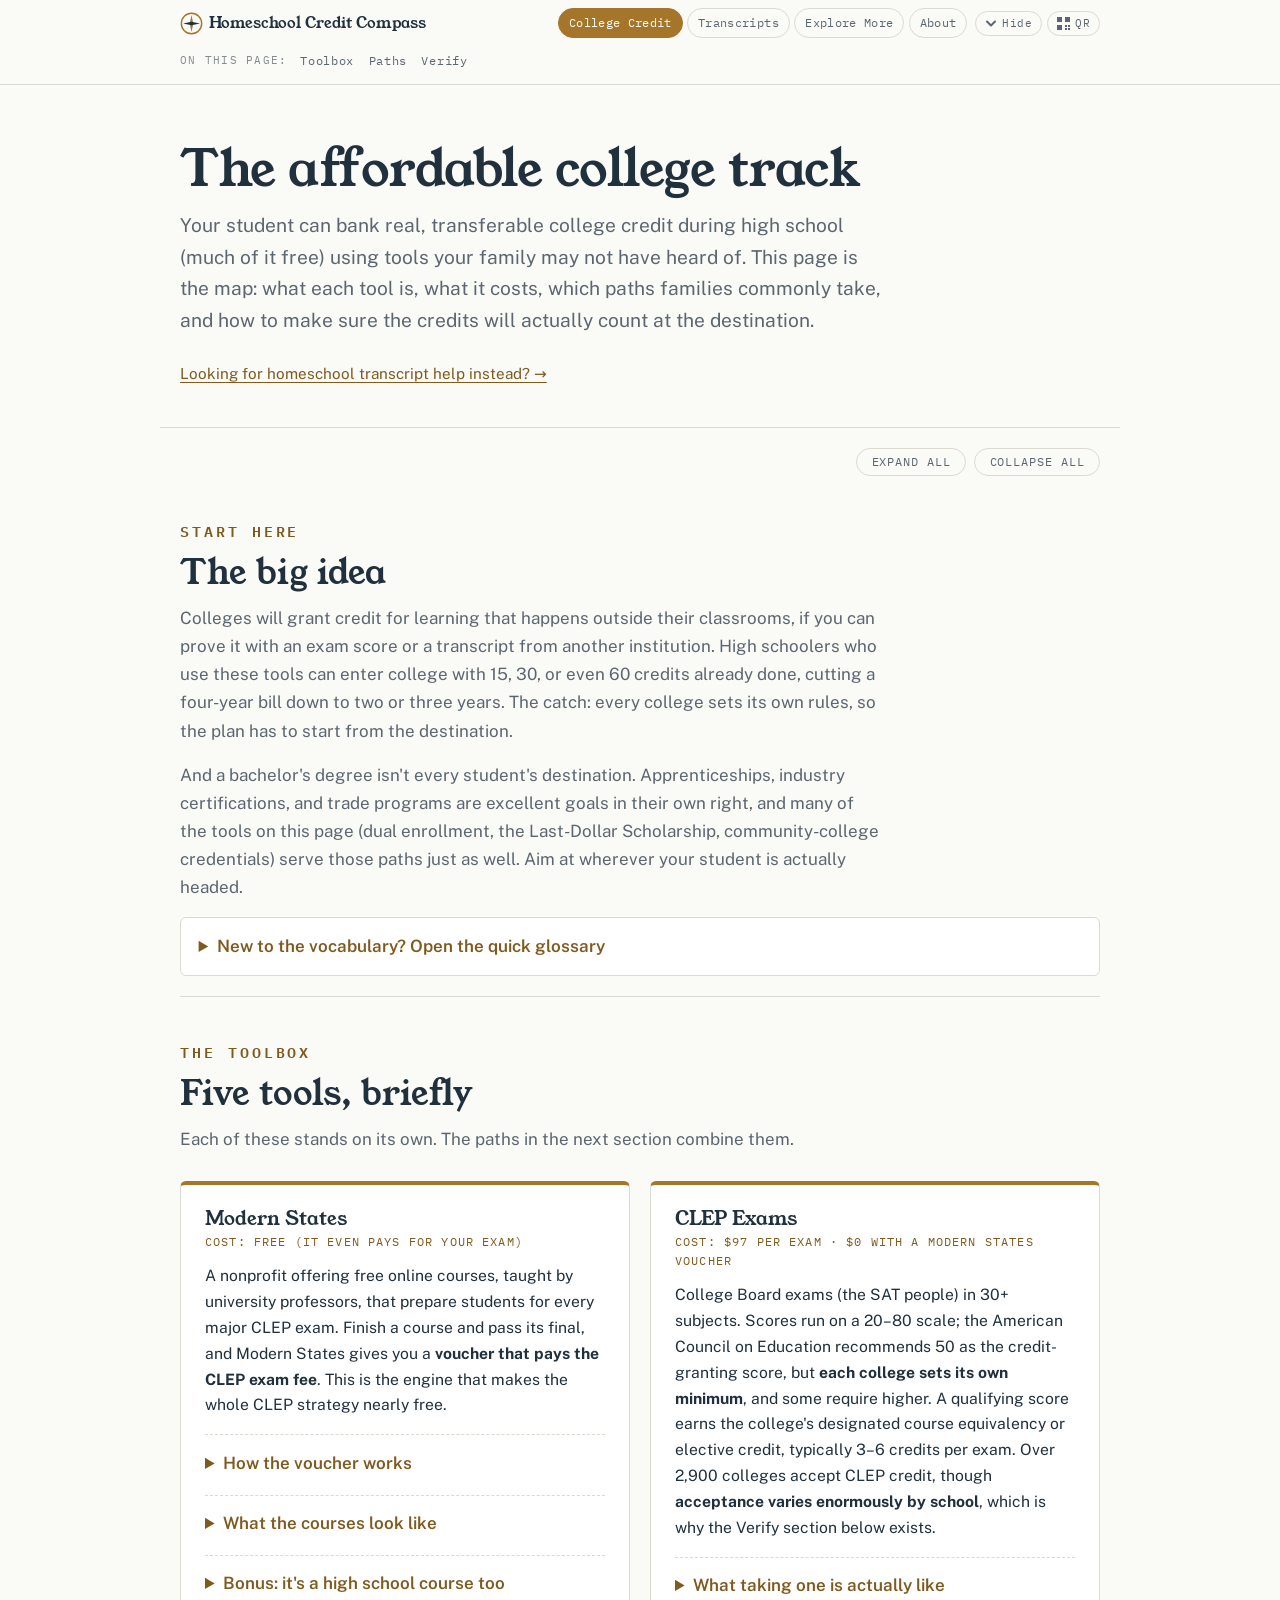
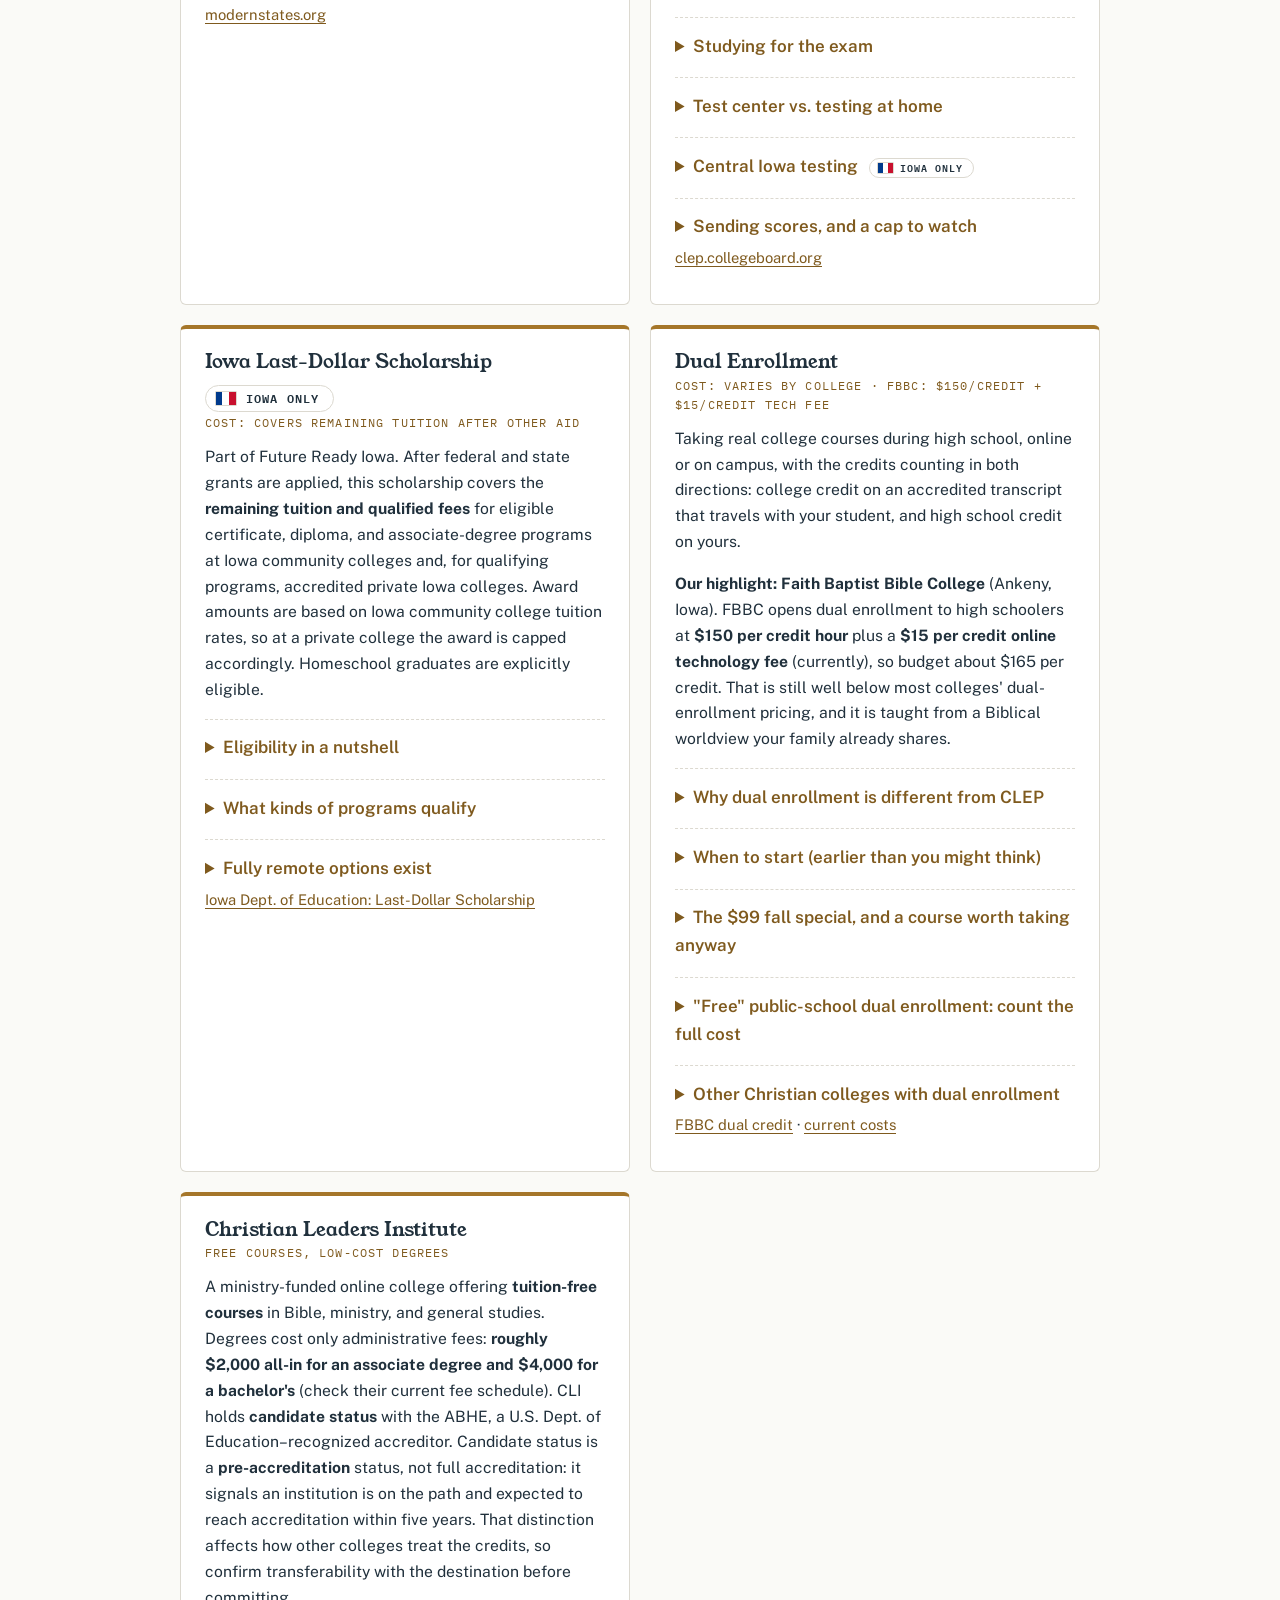
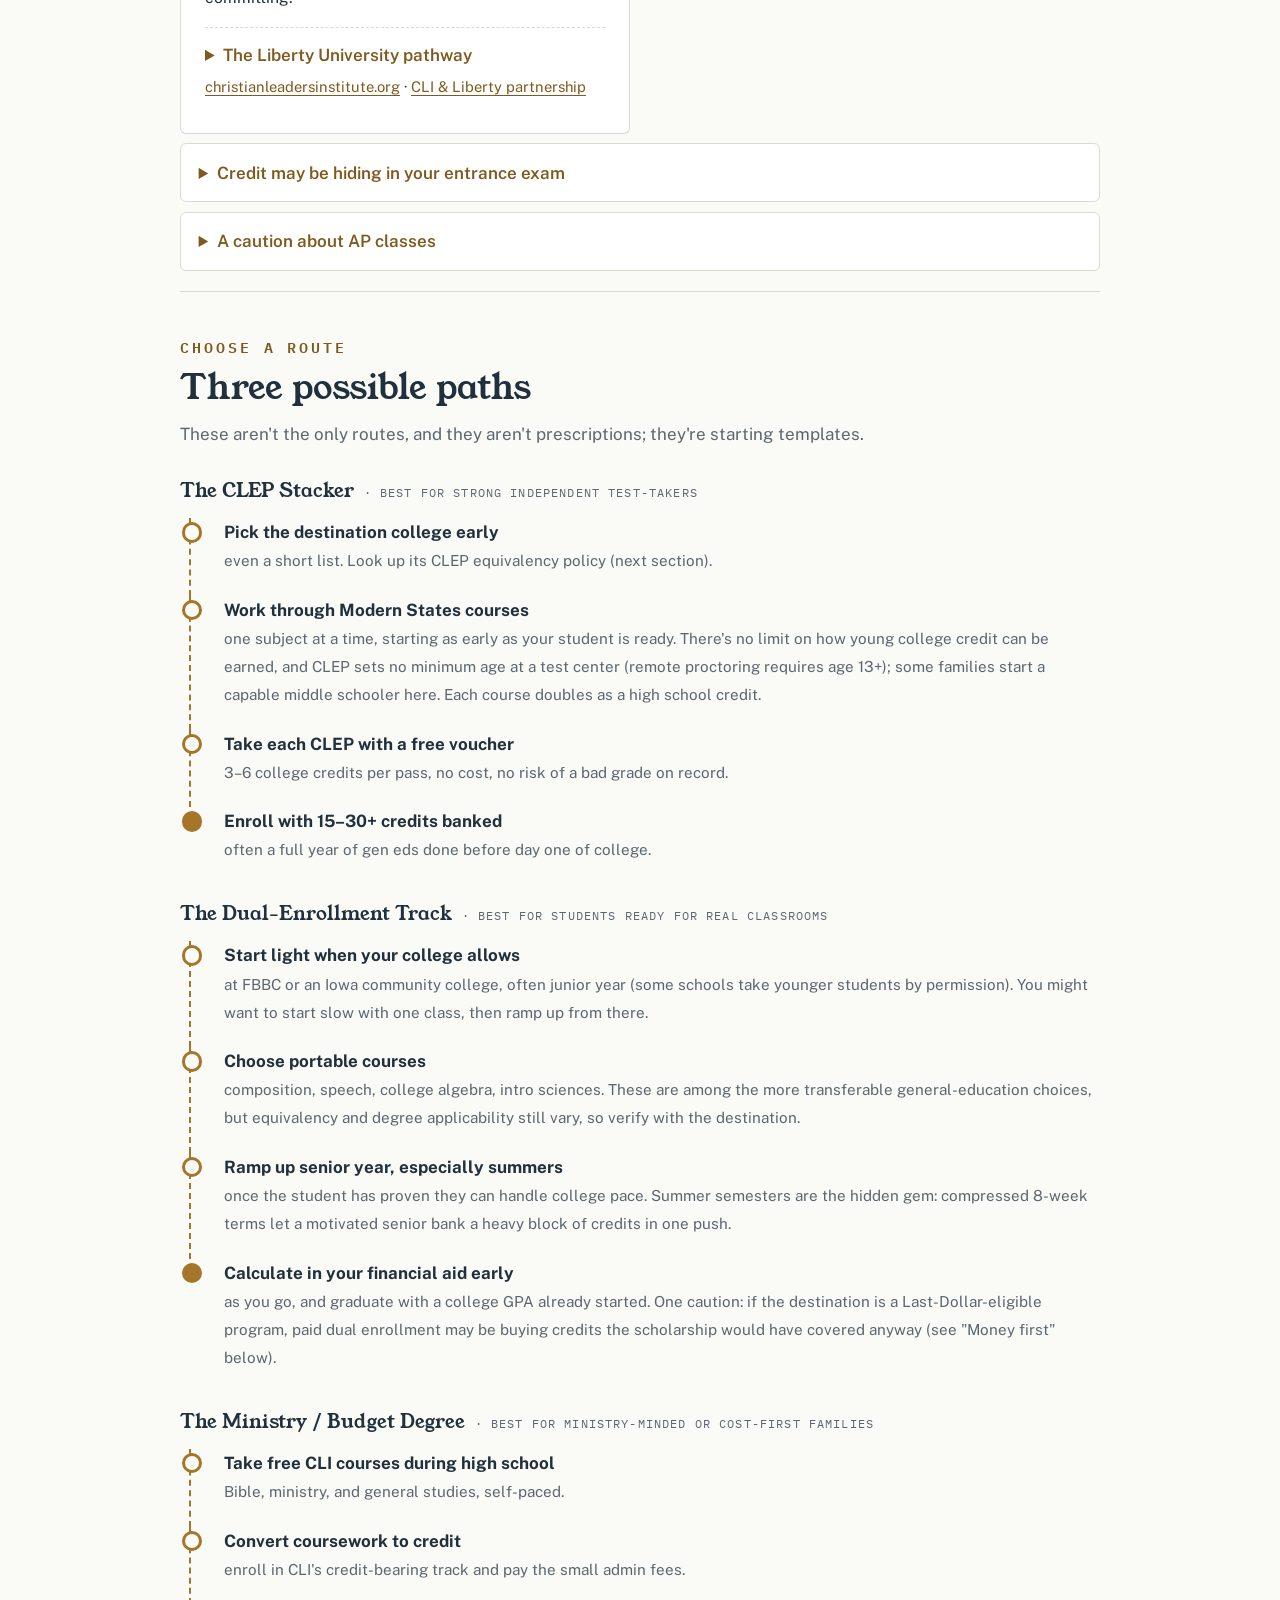
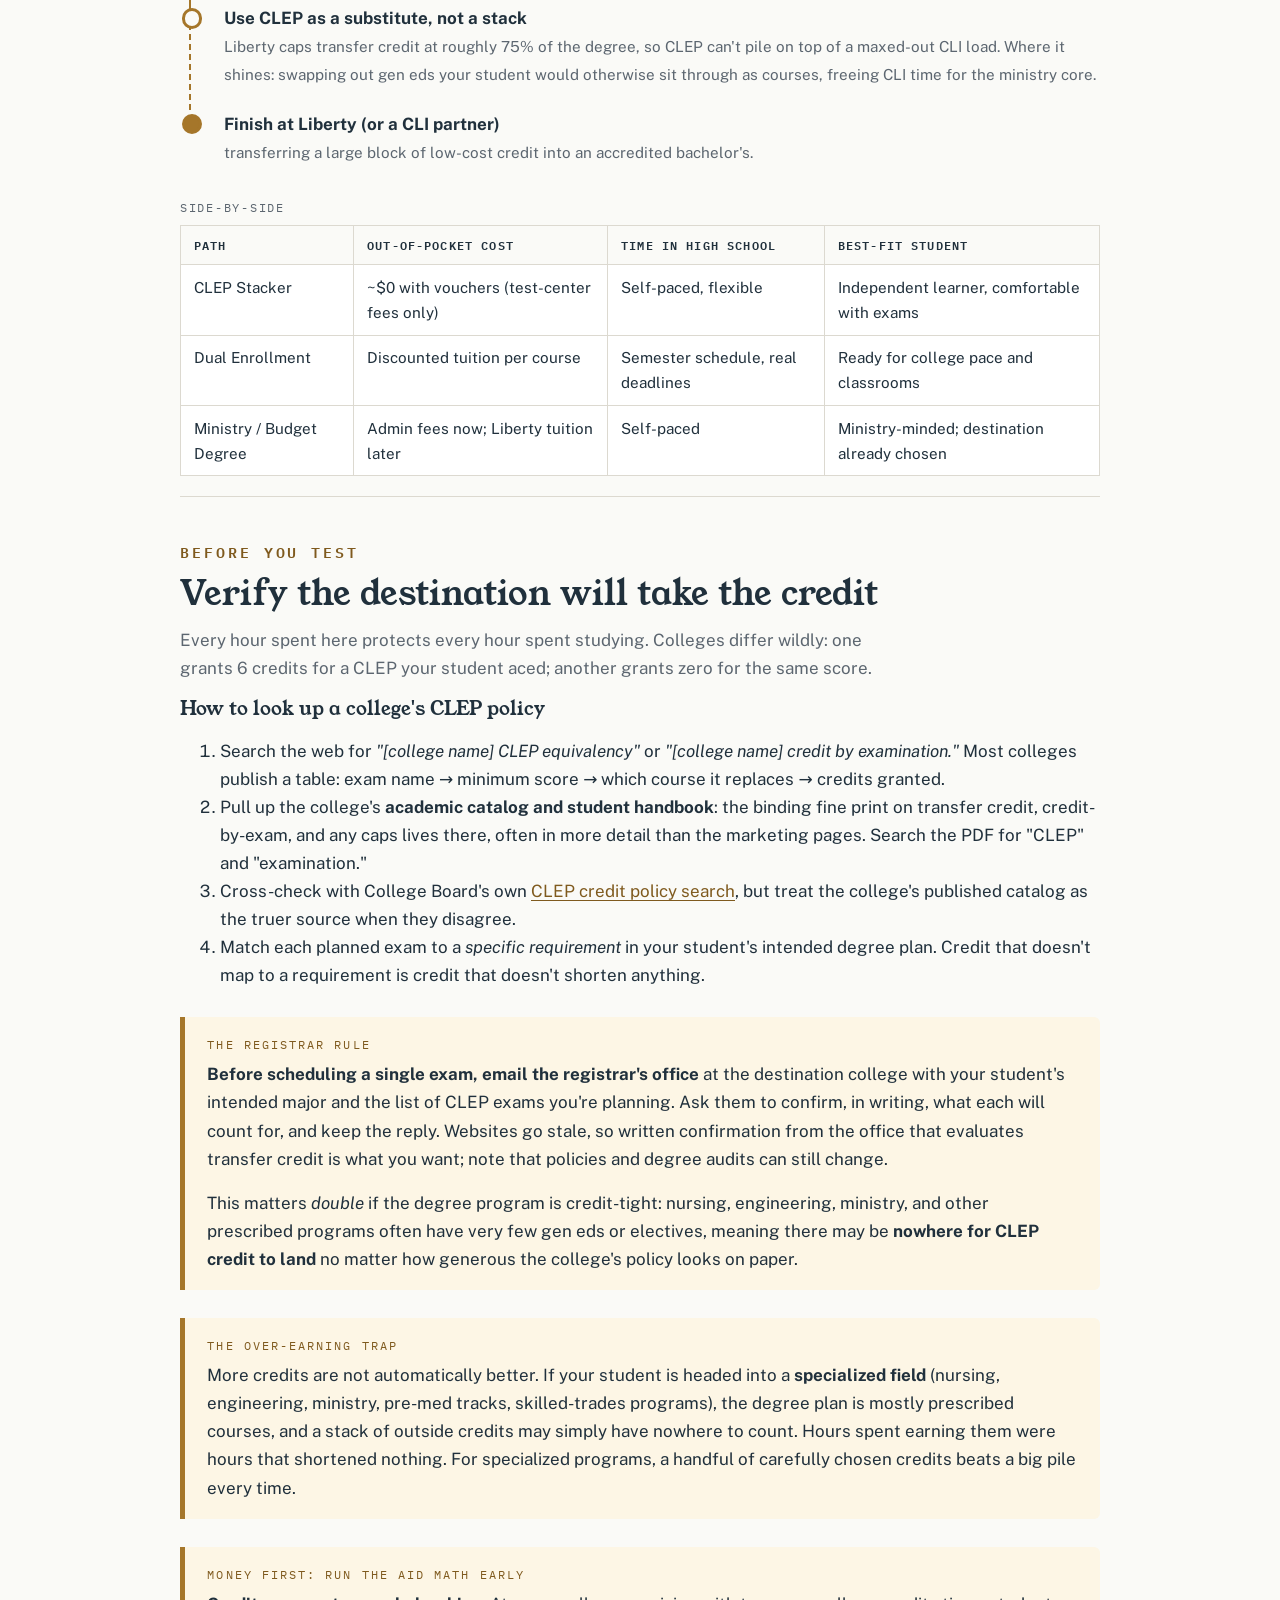
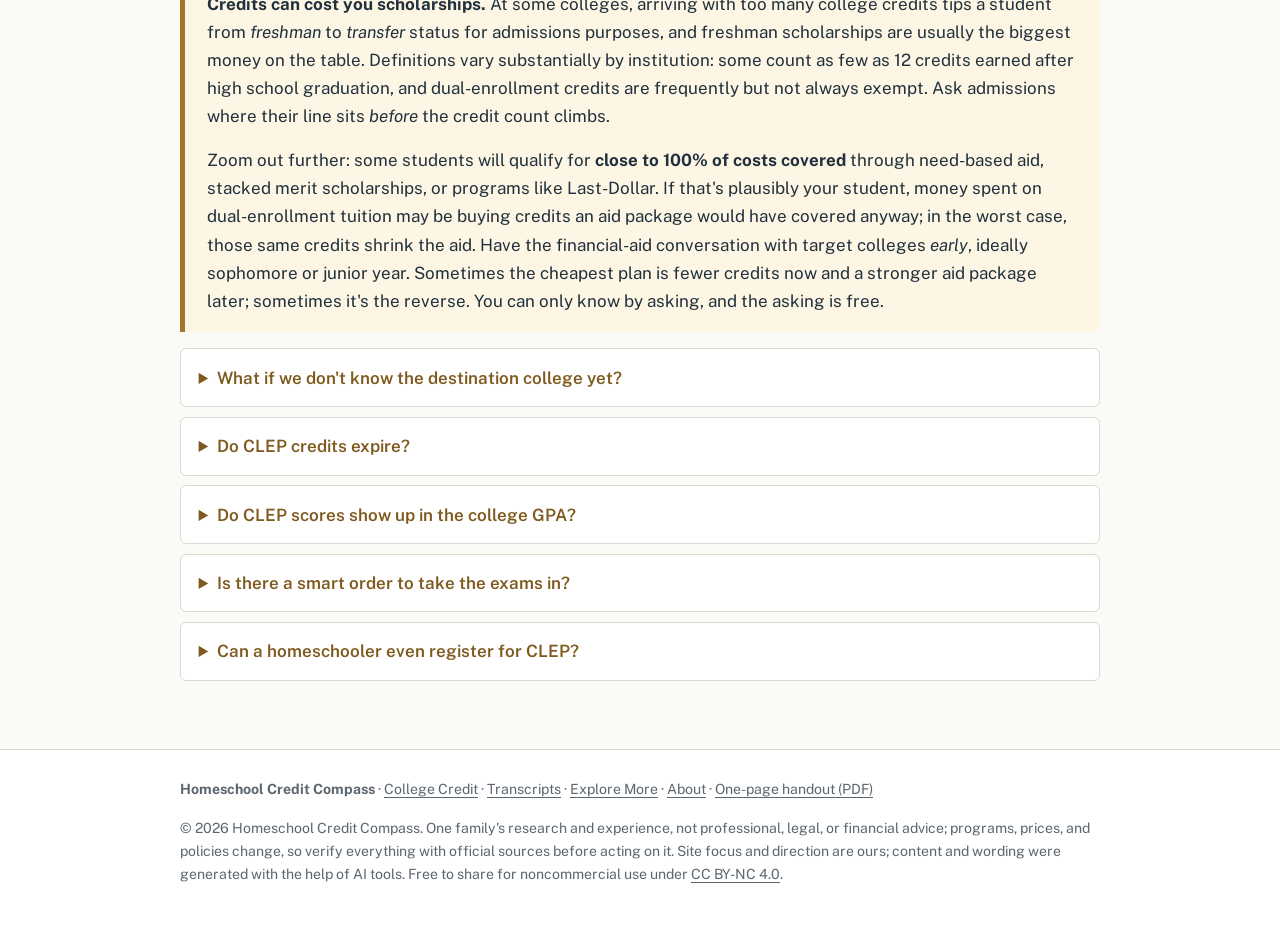
<file: index.html>
<!DOCTYPE html>
<html lang="en">
<head>
<meta charset="utf-8">
<meta name="viewport" content="width=device-width, initial-scale=1">
<title>Homeschool Credit Compass | Earn College Credit Before College</title>
<meta name="description" content="A plain-language map for homeschool families: free CLEP prep with Modern States, Iowa's Last-Dollar Scholarship, dual enrollment, and low-cost degree paths through Christian Leaders Institute.">
<link rel="canonical" href="https://homeschoolcreditcompass.com/">
<link rel="icon" href="favicon.svg" type="image/svg+xml">
<link rel="icon" href="favicon.ico" sizes="48x48">
<link rel="apple-touch-icon" href="apple-touch-icon.png">
<link rel="preconnect" href="https://fonts.googleapis.com">
<link rel="preconnect" href="https://fonts.gstatic.com" crossorigin>
<link href="https://fonts.googleapis.com/css2?family=IBM+Plex+Mono:wght@400;600&family=Public+Sans:ital,wght@0,400;0,600;0,700;1,400&family=Young+Serif&display=swap" rel="stylesheet">
<link rel="stylesheet" href="style.css">
</head>
<body>

<nav class="site-nav" aria-label="Site">
  <div class="inner">
    <a class="brand" href="index.html">
      <svg width="26" height="26" viewBox="0 0 26 26" aria-hidden="true">
        <circle cx="13" cy="13" r="11.5" fill="none" stroke="#a5762a" stroke-width="1.6"/>
        <polygon points="13,3.5 15,13 13,22.5 11,13" fill="#a5762a"/>
        <polygon points="3.5,13 13,11 22.5,13 13,15" fill="#20303c"/>
      </svg>
      Homeschool Credit Compass
    </a>
    <div class="nav-pages" id="nav-pages">
      <a class="navlink" href="index.html" aria-current="page">College Credit</a>
      <a class="navlink" href="transcripts.html">Transcripts</a>
      <a class="navlink" href="explore.html">Explore More</a>
      <a class="navlink" href="about.html">About</a>
    </div>
    <div class="nav-actions">
    <button type="button" class="nav-toggle no-print" id="nav-toggle" aria-expanded="true" aria-controls="nav-pages" title="Collapse navigation">
      <svg width="12" height="12" viewBox="0 0 12 12" aria-hidden="true"><path d="M2 4.5 L6 8.5 L10 4.5" fill="none" stroke="currentColor" stroke-width="2" stroke-linecap="round" stroke-linejoin="round"/></svg>
      <span class="nav-toggle-label">Hide</span>
    </button>
    <button type="button" class="qr-btn no-print" id="qr-open" aria-haspopup="dialog" aria-label="Show QR code for this site">
      <svg width="13" height="13" viewBox="0 0 13 13" aria-hidden="true"><g fill="currentColor"><rect x="0" y="0" width="5" height="5"/><rect x="8" y="0" width="5" height="5"/><rect x="0" y="8" width="5" height="5"/><rect x="8" y="8" width="2" height="2"/><rect x="11" y="11" width="2" height="2"/><rect x="8" y="11" width="2" height="2"/><rect x="11" y="8" width="2" height="2"/></g></svg>
      QR
    </button>
    </div>
    <div class="nav-anchors">
      <span class="nav-label">On this page:</span>
      <a class="navlink" href="#toolbox">Toolbox</a>
      <a class="navlink" href="#paths">Paths</a>
      <a class="navlink" href="#verify">Verify</a>
    </div>
  </div>
</nav>

<header class="hero">
  <h1>The affordable college track</h1>
  <p class="lede">Your student can bank real, transferable college credit during high school (much of it free) using tools your family may not have heard of. This page is the map: what each tool is, what it costs, which paths families commonly take, and how to make sure the credits will actually count at the destination.</p>
  <a class="page-switch" href="transcripts.html">Looking for homeschool transcript help instead? &rarr;</a>
</header>

<main>

<div class="controls no-print">
  <button type="button" id="expand-all">Expand all</button>
  <button type="button" id="collapse-all">Collapse all</button>
</div>

<section id="start" aria-labelledby="start-h">
  <span class="eyebrow">Start here</span>
  <h2 id="start-h">The big idea</h2>
  <p class="section-intro">Colleges will grant credit for learning that happens outside their classrooms, if you can prove it with an exam score or a transcript from another institution. High schoolers who use these tools can enter college with 15, 30, or even 60 credits already done, cutting a four-year bill down to two or three years. The catch: every college sets its own rules, so the plan has to start from the destination.</p>
  <p class="section-intro" style="margin-top:0.75rem;">And a bachelor's degree isn't every student's destination. Apprenticeships, industry certifications, and trade programs are excellent goals in their own right, and many of the tools on this page (dual enrollment, the Last-Dollar Scholarship, community-college credentials) serve those paths just as well. Aim at wherever your student is actually headed.</p>

  <div class="qa">
    <details>
      <summary>New to the vocabulary? Open the quick glossary</summary>
      <p><strong>CLEP</strong>: College Level Examination Program, the flagship <em>credit-by-exam</em> program. Pass one standardized exam, earn the credit for a whole college course.</p>
      <p><strong>Dual enrollment (DE)</strong>: taking an actual college course while still in high school. It counts for both high school and college credit.</p>
      <p><strong>Gen eds</strong>: the general-education requirements (composition, math, history, science…) nearly every bachelor's degree includes. This is where most CLEP and transfer credit lands.</p>
      <p><strong>Electives</strong>: degree credit hours with no required subject. The other place outside credit can land.</p>
      <p><strong>Articulation / equivalency</strong>: a college's published rules for what outside credit it accepts and which of its courses that credit replaces.</p>
      <p><strong>Registrar</strong>: the college office that evaluates transfer and exam credit and decides what it counts for. More on them below.</p>
    </details>
  </div>
</section>

<section id="toolbox" aria-labelledby="toolbox-h">
  <span class="eyebrow">The toolbox</span>
  <h2 id="toolbox-h">Five tools, briefly</h2>
  <p class="section-intro">Each of these stands on its own. The paths in the next section combine them.</p>

  <div class="cards">

    <article class="card">
      <h3>Modern States</h3>
      <span class="cost">Cost: free (it even pays for your exam)</span>
      <p>A nonprofit offering free online courses, taught by university professors, that prepare students for every major CLEP exam. Finish a course and pass its final, and Modern States gives you a <strong>voucher that pays the CLEP exam fee</strong>. This is the engine that makes the whole CLEP strategy nearly free.</p>
      <details>
        <summary>How the voucher works</summary>
        <p>Create a free account (age 13+), attempt all the Check for Understanding quizzes, earn a <strong>quiz average of 75% or better</strong> (which unlocks the final), then score <strong>75% or better on the final exam</strong>. A voucher-request button then appears in the course, and most requests are approved automatically within seconds. Retakes are unlimited, so a first-try miss isn't fatal. One thing that trips people up: the "Content Progress" percentage only counts pages you've clicked and has <strong>no effect</strong> on voucher eligibility; check the Grades page for your real quiz average. Use the code when registering for the matching CLEP exam at College Board. Test centers may charge a separate administration fee (often $15–40); Modern States reimburses that too if you submit the receipt, score report, and voucher number within a year of the exam.</p>
      </details>
      <details>
        <summary>What the courses look like</summary>
        <p>Video lectures by university professors, broken into short sections with a quiz after each, plus suggested supplemental readings if a topic needs reinforcing. Everything is self-paced with no deadlines: a motivated student can finish a course in a few weeks, or stretch it across a semester alongside other work. Because quizzes gate your progress, you get a running signal of whether the student is actually CLEP-ready before any exam is scheduled.</p>
      </details>
      <details>
        <summary>Bonus: it's a high school course too</summary>
        <p>A completed Modern States course is a defensible entry on the homeschool transcript in its own right: a structured, college-level curriculum with graded assessments. Pair it with the CLEP pass and you've documented one effort twice: high school credit on the transcript, college credit at the destination. (See the Transcripts page for how to record it.)</p>
      </details>
      <p class="more"><a href="https://modernstates.org/" target="_blank" rel="noopener">modernstates.org</a></p>
    </article>

    <article class="card">
      <h3>CLEP Exams</h3>
      <span class="cost">Cost: $97 per exam · $0 with a Modern States voucher</span>
      <p>College Board exams (the SAT people) in 30+ subjects. Scores run on a 20–80 scale; the American Council on Education recommends 50 as the credit-granting score, but <strong>each college sets its own minimum</strong>, and some require higher. A qualifying score earns the college's designated course equivalency or elective credit, typically 3–6 credits per exam. Over 2,900 colleges accept CLEP credit, though <strong>acceptance varies enormously by school</strong>, which is why the Verify section below exists.</p>
      <details>
        <summary>What taking one is actually like</summary>
        <p>Most exams run about 90 minutes (a few, like College Composition, run longer), computerized and mostly multiple choice. Scores for most exams appear immediately. A score below the college's threshold simply earns no credit, and because CLEP credit is posted without a letter grade, a low score cannot pull down a college GPA. Students may retake the same exam after a three-month wait. Do note that a score is not automatically withheld just because it fell short: see "Sending scores" below for who receives it and how cancellation works.</p>
      </details>
      <details>
        <summary>Studying for the exam</summary>
        <p>Start with Modern States (above): it exists precisely to prepare students for CLEP, and finishing its course earns the voucher that makes the exam free. Beyond that, plenty of tools can round out prep: College Board's own official study guides and practice questions, REA's CLEP prep books, Peterson's practice tests, and Khan Academy for shoring up the underlying subject. A timed practice exam is the best readiness signal; when your student is comfortably clearing the passing threshold at home, schedule the real thing.</p>
      </details>
      <details>
        <summary>Test center vs. testing at home</summary>
        <p><strong>At a test center</strong> (many community colleges host one) is the simple path: show up with ID, they handle the technology. <strong>Remote proctoring at home</strong> is legitimate but noticeably fussier. At the time of writing it requires a Windows laptop meeting College Board's specs, a quiet and tidy room you can 360°-scan on camera, a government ID check, and your phone positioned as a second monitoring camera for the whole session. None of it is hard, but it's not "click and go," so read the current requirements well before exam day. If a test center is within reasonable driving distance, it's usually the lower-stress choice.</p>
      </details>
      <details>
        <summary>Central Iowa testing <span class="iowa-badge"><span class="flag" aria-hidden="true"><i class="b"></i><i class="w"></i><i class="r"></i></span>Iowa only</span></summary>
        <p>Iowa Valley Community College District administers CLEP exams at <strong>Marshalltown Community College (MCC)</strong> and <strong>Ellsworth Community College (ECC)</strong> in Iowa Falls. Students create a CLEP account, purchase the exam from College Board, then schedule the sitting through MCC or ECC, and bring the CLEP registration ticket plus a government-issued photo ID on test day.</p>
        <p><strong>Cost there:</strong> the $97 exam fee is paid to College Board, plus a <strong>$40 test administration fee</strong> paid to the testing location. If the exam was purchased with a Modern States voucher after completing the matching course, <strong>Modern States will reimburse that test center fee</strong>: submit the test center receipt, the score report, and the voucher number within one year of the exam date (reimbursement arrives by check, typically 8 to 10 weeks later). Between the voucher and the reimbursement, the whole exam can end up costing nothing out of pocket.</p>
        <p>Iowa Valley accepts a score of 50 or better on roughly two dozen exams, mapped to specific MCC/ECC courses (American Government, College Algebra, both halves of U.S. History and Western Civilization, Introductory Psychology and Sociology, Principles of Macro- and Microeconomics, and more). Note their cap: <strong>no more than 30 CLEP credit hours may be applied toward an Associate of Arts degree</strong>, a good illustration of why the destination's policy matters. Not every CLEP exam is on their approved list.</p>
        <p>Other Iowa community colleges administer CLEP as well, and this pattern (a modest administration fee, a published list of accepted exams, and a credit cap) is typical. Search for the nearest test center on College Board's site, then confirm the fee and accepted exams with that college directly.</p>
        <p class="more"><a href="https://www.iavalley.edu/Documents/District/clep_ada_enhanced_v2.pdf" target="_blank" rel="noopener">Iowa Valley CLEP details (PDF)</a> · <a href="https://modernstates.org/test-center-reimbursement/" target="_blank" rel="noopener">Modern States reimbursement form</a></p>
      </details>
      <details>
        <summary>Sending scores, and a cap to watch</summary>
        <p>When your student registers, they can <strong>send scores to two colleges for free</strong>; additional transcripts ordered later cost <strong>$20 each</strong> (per institution). Note that a designated recipient receives the score <strong>whether or not it met the credit threshold</strong>. The only way to keep a score from being reported is to cancel it at the end of the exam, and that choice must be made <em>before</em> viewing the instant score report; once the score has been seen it cannot be canceled, and canceled scores are erased permanently with no way to retrieve them.</p>
        <p><strong>A lower-risk approach:</strong> skip the free sends at registration, then order a transcript later only for the exams your student passed. That costs $20 per school, but it guarantees no college ever sees a score that fell short. College Board keeps scores on file for <strong>10 years</strong> from the test date.</p>
        <p>Also know that <strong>some colleges cap total credit-by-exam credits</strong>, e.g., "no more than 30 hours by examination toward a degree." The cap lives in the academic catalog, and it's one more thing to confirm with the registrar before planning a big exam stack.</p>
      </details>
      <p class="more"><a href="https://clep.collegeboard.org/" target="_blank" rel="noopener">clep.collegeboard.org</a></p>
    </article>

    <article class="card">
      <h3>Iowa Last-Dollar Scholarship</h3>
      <span class="iowa-badge"><span class="flag" aria-hidden="true"><i class="b"></i><i class="w"></i><i class="r"></i></span>Iowa only</span>
      <span class="cost">Cost: covers remaining tuition after other aid</span>
      <p>Part of Future Ready Iowa. After federal and state grants are applied, this scholarship covers the <strong>remaining tuition and qualified fees</strong> for eligible certificate, diploma, and associate-degree programs at Iowa community colleges and, for qualifying programs, accredited private Iowa colleges. Award amounts are based on Iowa community college tuition rates, so at a private college the award is capped accordingly. Homeschool graduates are explicitly eligible.</p>
      <details>
        <summary>Eligibility in a nutshell</summary>
        <p>File the FAFSA; meet the Student Aid Index (SAI) cap for that aid year; enroll at least half-time in a program on the state's <em>high-demand jobs</em> list right after completing your homeschool program (or at age 20+). <strong>The SAI cap changes by year</strong>: it was $20,000 for 2025-26 and $30,000 for 2026-27, so look up the current figure, since some college pages still display the older number. The program list is the big constraint: it's built around workforce needs (healthcare, IT, trades), not general transfer degrees, and it changes year to year. Books and program supplies aren't covered.</p>
      </details>
      <details>
        <summary>What kinds of programs qualify</summary>
        <p>The current list leans heavily toward: <strong>healthcare</strong> (nursing, EMS/paramedic, dental assisting, radiologic technology), <strong>information technology</strong> (networking, cybersecurity, software development), <strong>skilled trades</strong> (welding, HVAC, electrical, automotive and diesel technology, construction), <strong>agriculture</strong>, <strong>early childhood education</strong>, and select <strong>business/accounting</strong> programs. Each community college maps the state list to its own programs, and <em>the list changes year to year</em>, so check the current one at your college before planning around it.</p>
      </details>
      <details>
        <summary>Fully remote options exist</summary>
        <p>You don't necessarily have to live near the campus: some Iowa community colleges offer eligible programs <strong>fully online</strong>; Northwest Iowa Community College (NCC), for example, is known for its remote programs. For a rural family, that can mean a nearly tuition-free, in-demand credential earned from the kitchen table. Ask each college which of its Last-Dollar-eligible programs can be completed remotely.</p>
      </details>
      <p class="more"><a href="https://educate.iowa.gov/higher-ed/financial-aid/scholarships-grants/last-dollar" target="_blank" rel="noopener">Iowa Dept. of Education: Last-Dollar Scholarship</a></p>
    </article>

    <article class="card">
      <h3>Dual Enrollment</h3>
      <span class="cost">Cost: varies by college · FBBC: $150/credit + $15/credit tech fee</span>
      <p>Taking real college courses during high school, online or on campus, with the credits counting in both directions: college credit on an accredited transcript that travels with your student, and high school credit on yours.</p>
      <p><strong>Our highlight: Faith Baptist Bible College</strong> (Ankeny, Iowa). FBBC opens dual enrollment to high schoolers at <strong>$150 per credit hour</strong> plus a <strong>$15 per credit online technology fee</strong> (currently), so budget about $165 per credit. That is still well below most colleges' dual-enrollment pricing, and it is taught from a Biblical worldview your family already shares.</p>
      <details>
        <summary>Why dual enrollment is different from CLEP</summary>
        <p>CLEP proves knowledge with one exam; dual enrollment produces actual college <em>grades</em> on an actual college <em>transcript</em>. Some colleges that are stingy with exam credit take transfer coursework readily, and a strong DE grade also doubles as evidence for your homeschool transcript. The tradeoff is cost and a semester of committed time. Budget for course fees and textbooks on top of the per-credit rate, and buy used where you can: ThriftBooks, AbeBooks, and campus buy/sell boards can cut textbook costs substantially.</p>
      </details>
      <details>
        <summary>When to start (earlier than you might think)</summary>
        <p>Colleges typically open dual enrollment to juniors and seniors, and some allow younger students by permission; each school sets its own floor, so ask. But there's no rule anywhere capping how <em>early</em> college credit can be earned, and CLEP sets no minimum age for testing at a test center. Some families start a capable middle schooler on a Modern States course and let them take the CLEP whenever they're ready. One catch: <strong>remote proctoring requires the test-taker to be 13 or older</strong> (18+ for Illinois residents), so a younger student has to test in person. If your student can do the work, starting early spreads the load across more years and takes all the pressure off senior year.</p>
      </details>
      <details>
        <summary>The $99 fall special, and a course worth taking anyway</summary>
        <p>FBBC has offered a <strong>$99 dual-enrollment class special in the fall</strong>: a complete college course for less than most textbooks, making it one of the cheapest real college credits available anywhere. Beyond the credit, it buys a genuine college experience, even in the online format: a professor, deadlines, classmates, and a transcript. It isn't guaranteed every year, so check with admissions in late summer, and take advantage if it's running.</p>
        <p><strong>Course recommendation: <em>The Family</em>.</strong> Worth taking even if your student will never attend Faith: a Biblically grounded course on marriage, family, and the household that serves a young person for life, whatever their degree ends up being.</p>
      </details>
      <details>
        <summary>"Free" public-school dual enrollment: count the full cost</summary>
        <p>Iowa families can access tuition-free dual/concurrent enrollment through their local public school district (Senior Year Plus), and some homeschool families use it. Before you do, weigh the whole ledger, not just the tuition line.</p>
        <p>If your family homeschools so your children are formed by a Biblical worldview rather than the prevailing one, remember that the formation happening in a secular classroom doesn't pause because a student is only there for dual credit. High schoolers are still very much <em>in</em> formation. Free credits are a poor trade for a shipwrecked faith. As Voddie Baucham has put it, we cannot keep sending our children to Caesar for their education and be surprised when they come home as Romans.</p>
        <p>That doesn't automatically rule out every public option: a single online course with parents engaged and reading alongside is a different exposure than full-time immersion, and families land in different places here. The point is that the worldview question belongs in the decision at full weight, right next to the price tag. Options like FBBC exist so the choice isn't "free but formative in the wrong direction" versus "nothing."</p>
      </details>
      <details>
        <summary>Other Christian colleges with dual enrollment</summary>
        <p>FBBC isn't the only option. Cedarville University, Bob Jones University, Colorado Christian University, and Grand Canyon University all run online dual-enrollment programs with solid reputations among homeschoolers, and many denominational colleges offer one too, so it's worth asking any Christian college on your student's radar. Compare per-credit rates, course selection, and (as always) how the credits will transfer to the likely destination.</p>
      </details>
      <p class="more"><a href="https://faith.edu/academics/#dual-credit" target="_blank" rel="noopener">FBBC dual credit</a> · <a href="https://faith.edu/finances/#cost" target="_blank" rel="noopener">current costs</a></p>
    </article>

    <article class="card">
      <h3>Christian Leaders Institute</h3>
      <span class="cost">Free courses, low-cost degrees</span>
      <p>A ministry-funded online college offering <strong>tuition-free courses</strong> in Bible, ministry, and general studies. Degrees cost only administrative fees: <strong>roughly $2,000 all-in for an associate degree and $4,000 for a bachelor's</strong> (check their current fee schedule). CLI holds <strong>candidate status</strong> with the ABHE, a U.S. Dept. of Education–recognized accreditor. Candidate status is a <strong>pre-accreditation</strong> status, not full accreditation: it signals an institution is on the path and expected to reach accreditation within five years. That distinction affects how other colleges treat the credits, so confirm transferability with the destination before committing.</p>
      <details>
        <summary>The Liberty University pathway</summary>
        <p>CLI has a formal partnership with Liberty University: CLI credits can transfer into Liberty's online bachelor's programs (their B.S. in Interdisciplinary Studies is a flexible landing spot), and CLI degree-holders can use them for Liberty graduate admissions. Liberty permits a large share of a bachelor's degree to arrive as transfer credit, so families stack cheap CLI credits and finish an accredited degree at a fraction of sticker price. Credits must still meet Liberty's normal transfer rules: grade, content, fit with the degree.</p>
        <p><strong>Honest caveat:</strong> outside CLI's partner schools, transferability is limited. Treat CLI as a targeted play: great if Liberty or another partner is the destination, not a universal credit bank.</p>
      </details>
      <p class="more"><a href="https://www.christianleadersinstitute.org/" target="_blank" rel="noopener">christianleadersinstitute.org</a> · <a href="https://www.christianleadersinstitute.org/liberty-university-partners-with-christian-leaders-institute/" target="_blank" rel="noopener">CLI &amp; Liberty partnership</a></p>
    </article>

  </div>

  <div class="qa">
    <details>
      <summary>Credit may be hiding in your entrance exam</summary>
      <p>Some colleges award actual course credit for strong assessment scores. <strong>Faith Baptist, for example, has granted credit for Math and English Composition I for high CLT scores</strong>. Policies like this are rarely published anywhere obvious and can change without notice, so <strong>confirm the current policy with the registrar before counting on it</strong>. Other schools have similar arrangements (sometimes keyed to ACT/SAT sections instead). It costs nothing to ask each college on your list: "Do any entrance-exam scores earn course credit here?" One good test sitting might cover two courses.</p>
    </details>
    <details>
      <summary>A caution about AP classes</summary>
      <p>Taking an AP <em>class</em> earns zero college credit by itself; only the <strong>AP exam score</strong> can, and each college sets its own thresholds. Many want a 4 or 5 (not the passing 3), some grant placement without credit, and some selective schools grant nothing at all. AP also runs on a rigid May exam calendar, unlike CLEP's test-anytime model. If credit is the goal, check the destination's AP credit table with the same rigor as its CLEP table, and know that for a homeschooler, CLEP often accomplishes the same thing with less ceremony.</p>
    </details>
  </div>
</section>

<section id="paths" aria-labelledby="paths-h">
  <span class="eyebrow">Choose a route</span>
  <h2 id="paths-h">Three possible paths</h2>
  <p class="section-intro">These aren't the only routes, and they aren't prescriptions; they're starting templates.</p>

  <article class="path">
    <h3>The CLEP Stacker <span class="who">· best for strong independent test-takers</span></h3>
    <ol class="waypoints">
      <li><strong>Pick the destination college early</strong> <span>even a short list. Look up its CLEP equivalency policy (next section).</span></li>
      <li><strong>Work through Modern States courses</strong> <span>one subject at a time, starting as early as your student is ready. There's no limit on how young college credit can be earned, and CLEP sets no minimum age at a test center (remote proctoring requires age 13+); some families start a capable middle schooler here. Each course doubles as a high school credit.</span></li>
      <li><strong>Take each CLEP with a free voucher</strong> <span>3–6 college credits per pass, no cost, no risk of a bad grade on record.</span></li>
      <li><strong>Enroll with 15–30+ credits banked</strong> <span>often a full year of gen eds done before day one of college.</span></li>
    </ol>
  </article>

  <article class="path">
    <h3>The Dual-Enrollment Track <span class="who">· best for students ready for real classrooms</span></h3>
    <ol class="waypoints">
      <li><strong>Start light when your college allows</strong> <span>at FBBC or an Iowa community college, often junior year (some schools take younger students by permission). You might want to start slow with one class, then ramp up from there.</span></li>
      <li><strong>Choose portable courses</strong> <span>composition, speech, college algebra, intro sciences. These are among the more transferable general-education choices, but equivalency and degree applicability still vary, so verify with the destination.</span></li>
      <li><strong>Ramp up senior year, especially summers</strong> <span>once the student has proven they can handle college pace. Summer semesters are the hidden gem: compressed 8-week terms let a motivated senior bank a heavy block of credits in one push.</span></li>
      <li><strong>Calculate in your financial aid early</strong> <span>as you go, and graduate with a college GPA already started. One caution: if the destination is a Last-Dollar-eligible program, paid dual enrollment may be buying credits the scholarship would have covered anyway (see "Money first" below).</span></li>
    </ol>
  </article>

  <article class="path">
    <h3>The Ministry / Budget Degree <span class="who">· best for ministry-minded or cost-first families</span></h3>
    <ol class="waypoints">
      <li><strong>Take free CLI courses during high school</strong> <span>Bible, ministry, and general studies, self-paced.</span></li>
      <li><strong>Convert coursework to credit</strong> <span>enroll in CLI's credit-bearing track and pay the small admin fees.</span></li>
      <li><strong>Use CLEP as a substitute, not a stack</strong> <span>Liberty caps transfer credit at roughly 75% of the degree, so CLEP can't pile on top of a maxed-out CLI load. Where it shines: swapping out gen eds your student would otherwise sit through as courses, freeing CLI time for the ministry core.</span></li>
      <li><strong>Finish at Liberty (or a CLI partner)</strong> <span>transferring a large block of low-cost credit into an accredited bachelor's.</span></li>
    </ol>
  </article>


  <div class="table-wrap">
    <table>
      <caption>Side-by-side</caption>
      <thead>
        <tr><th scope="col">Path</th><th scope="col">Out-of-pocket cost</th><th scope="col">Time in high school</th><th scope="col">Best-fit student</th></tr>
      </thead>
      <tbody>
        <tr><td>CLEP Stacker</td><td>~$0 with vouchers (test-center fees only)</td><td>Self-paced, flexible</td><td>Independent learner, comfortable with exams</td></tr>
        <tr><td>Dual Enrollment</td><td>Discounted tuition per course</td><td>Semester schedule, real deadlines</td><td>Ready for college pace and classrooms</td></tr>
        <tr><td>Ministry / Budget Degree</td><td>Admin fees now; Liberty tuition later</td><td>Self-paced</td><td>Ministry-minded; destination already chosen</td></tr>
      </tbody>
    </table>
  </div>
</section>

<section id="verify" aria-labelledby="verify-h">
  <span class="eyebrow">Before you test</span>
  <h2 id="verify-h">Verify the destination will take the credit</h2>
  <p class="section-intro">Every hour spent here protects every hour spent studying. Colleges differ wildly: one grants 6 credits for a CLEP your student aced; another grants zero for the same score.</p>

  <h3>How to look up a college's CLEP policy</h3>
  <ol>
    <li>Search the web for <em>"[college name] CLEP equivalency"</em> or <em>"[college name] credit by examination."</em> Most colleges publish a table: exam name → minimum score → which course it replaces → credits granted.</li>
    <li>Pull up the college's <strong>academic catalog and student handbook</strong>: the binding fine print on transfer credit, credit-by-exam, and any caps lives there, often in more detail than the marketing pages. Search the PDF for "CLEP" and "examination."</li>
    <li>Cross-check with College Board's own <a href="https://clep.collegeboard.org/clep-college-credit-policy-search" target="_blank" rel="noopener">CLEP credit policy search</a>, but treat the college's published catalog as the truer source when they disagree.</li>
    <li>Match each planned exam to a <em>specific requirement</em> in your student's intended degree plan. Credit that doesn't map to a requirement is credit that doesn't shorten anything.</li>
  </ol>

  <div class="callout">
    <span class="label">The registrar rule</span>
    <p><strong>Before scheduling a single exam, email the registrar's office</strong> at the destination college with your student's intended major and the list of CLEP exams you're planning. Ask them to confirm, in writing, what each will count for, and keep the reply. Websites go stale, so written confirmation from the office that evaluates transfer credit is what you want; note that policies and degree audits can still change.</p>
    <p>This matters <em>double</em> if the degree program is credit-tight: nursing, engineering, ministry, and other prescribed programs often have very few gen eds or electives, meaning there may be <strong>nowhere for CLEP credit to land</strong> no matter how generous the college's policy looks on paper.</p>
  </div>

  <div class="callout">
    <span class="label">The over-earning trap</span>
    <p>More credits are not automatically better. If your student is headed into a <strong>specialized field</strong> (nursing, engineering, ministry, pre-med tracks, skilled-trades programs), the degree plan is mostly prescribed courses, and a stack of outside credits may simply have nowhere to count. Hours spent earning them were hours that shortened nothing. For specialized programs, a handful of carefully chosen credits beats a big pile every time.</p>
  </div>

  <div class="callout">
    <span class="label">Money first: run the aid math early</span>
    <p><strong>Credits can cost you scholarships.</strong> At some colleges, arriving with too many college credits tips a student from <em>freshman</em> to <em>transfer</em> status for admissions purposes, and freshman scholarships are usually the biggest money on the table. Definitions vary substantially by institution: some count as few as 12 credits earned after high school graduation, and dual-enrollment credits are frequently but not always exempt. Ask admissions where their line sits <em>before</em> the credit count climbs.</p>
    <p>Zoom out further: some students will qualify for <strong>close to 100% of costs covered</strong> through need-based aid, stacked merit scholarships, or programs like Last-Dollar. If that's plausibly your student, money spent on dual-enrollment tuition may be buying credits an aid package would have covered anyway; in the worst case, those same credits shrink the aid. Have the financial-aid conversation with target colleges <em>early</em>, ideally sophomore or junior year. Sometimes the cheapest plan is fewer credits now and a stronger aid package later; sometimes it's the reverse. You can only know by asking, and the asking is free.</p>
  </div>

  <div class="qa">
    <details>
      <summary>What if we don't know the destination college yet?</summary>
      <p>Favor the most widely accepted exams (College Composition, American Government, U.S. History, Biology, College Algebra, Psychology) and keep a copy of every score report. When the short list of colleges forms, run the verification step before taking anything more specialized.</p>
    </details>
    <details>
      <summary>Do CLEP credits expire?</summary>
      <p>College Board keeps scores on file for 10 years from the test date. Individual colleges may have their own recency rules; one more thing to ask the registrar.</p>
    </details>
    <details>
      <summary>Do CLEP scores show up in the college GPA?</summary>
      <p>No: CLEP grants credit without a grade, so it can't hurt the GPA. The flip side: it can't help it either. A student who needs GPA-building (say, for competitive program admission later) gets that from graded dual-enrollment courses, not exams.</p>
    </details>
    <details>
      <summary>Is there a smart order to take the exams in?</summary>
      <p>Start with the subject your student is strongest in; a first-exam win builds enormous confidence and proves the process end-to-end. Then work outward, timing each exam to land right after the matching high school coursework while the material is fresh, rather than batching them all senior year.</p>
    </details>
    <details>
      <summary>Can a homeschooler even register for CLEP?</summary>
      <p>Yes: CLEP has no enrollment or school-affiliation requirement, and no minimum age for testing at a test center. Your student registers directly with College Board like any adult test-taker. Two age notes: <strong>remote proctoring requires the test-taker to be 13 or older</strong> (18+ in Illinois), and Modern States accounts also require age 13+, so younger students can still test in person but will need a parent's help with prep materials.</p>
    </details>
  </div>
</section>

</main>

<dialog id="qr-modal" aria-label="QR code for homeschoolcreditcompass.com">
  <img src="qr-compass.png" alt="QR code linking to homeschoolcreditcompass.com">
  <p class="qr-url">homeschoolcreditcompass.com</p>
  <p class="qr-hint">press Esc or click anywhere to close</p>
</dialog>

<footer>
  <div class="inner">
    <p><strong>Homeschool Credit Compass</strong> · <a href="index.html">College Credit</a> · <a href="transcripts.html">Transcripts</a> · <a href="explore.html">Explore More</a> · <a href="about.html">About</a> · <a href="samples/handout.pdf" target="_blank" rel="noopener">One-page handout (PDF)</a></p>
    <p>© 2026 Homeschool Credit Compass. One family's research and experience, not professional, legal, or financial advice; programs, prices, and policies change, so verify everything with official sources before acting on it. Site focus and direction are ours; content and wording were generated with the help of AI tools. Free to share for noncommercial use under <a href="https://creativecommons.org/licenses/by-nc/4.0/" target="_blank" rel="license noopener">CC BY-NC 4.0</a>.</p>
  </div>
</footer>

<script>
  // Presenter controls: collapse before presenting, expand for reference/printing.
  const qrModal = document.getElementById('qr-modal');
  document.getElementById('qr-open').addEventListener('click', () => qrModal.showModal());
  qrModal.addEventListener('click', () => qrModal.close());
  const all = () => document.querySelectorAll('details');
  document.getElementById('expand-all').addEventListener('click', () => all().forEach(d => d.open = true));
  document.getElementById('collapse-all').addEventListener('click', () => all().forEach(d => d.open = false));
  // Print = full handout: open everything, then restore.
  let wasOpen = [];
  window.addEventListener('beforeprint', () => { wasOpen = [...all()].map(d => d.open); all().forEach(d => d.open = true); });
  window.addEventListener('afterprint', () => { [...all()].forEach((d, i) => d.open = wasOpen[i]); });
</script>

<script>
  // Deep-link anchors: give headings stable ids and a clickable # link.
  (function () {
    const slug = s => s.toLowerCase().trim()
      .replace(/[^\w\s-]/g, '').replace(/\s+/g, '-').replace(/-+/g, '-');
    const used = new Set();
    document.querySelectorAll('main h2, main h3, .hero h1').forEach(h => {
      if (!h.id) {
        let base = slug(h.textContent) || 'section', id = base, n = 2;
        while (used.has(id) || document.getElementById(id)) { id = base + '-' + n++; }
        h.id = id;
      }
      used.add(h.id);
      if (h.querySelector('.anchor')) return;
      const a = document.createElement('a');
      a.className = 'anchor no-print';
      a.href = '#' + h.id;
      a.setAttribute('aria-label', 'Link to this section');
      a.textContent = '#';
      h.appendChild(a);
    });
  })();

  // Collapsible top bar: more screen room when zoomed in or presenting.
  (function () {
    const nav = document.querySelector('.site-nav');
    const btn = document.getElementById('nav-toggle');
    if (!nav || !btn) return;
    const label = btn.querySelector('.nav-toggle-label');
    const apply = collapsed => {
      nav.classList.toggle('collapsed', collapsed);
      btn.setAttribute('aria-expanded', String(!collapsed));
      btn.title = collapsed ? 'Show navigation' : 'Collapse navigation';
      if (label) label.textContent = collapsed ? 'Menu' : 'Hide';
    };
    let start = false;
    try { start = localStorage.getItem('hcc-nav-collapsed') === '1'; } catch (e) {}
    apply(start);
    btn.addEventListener('click', () => {
      const collapsed = !nav.classList.contains('collapsed');
      apply(collapsed);
      try { localStorage.setItem('hcc-nav-collapsed', collapsed ? '1' : '0'); } catch (e) {}
    });
  })();
</script>

<script data-goatcounter="https://homeschoolcreditcompass.goatcounter.com/count"
        async src="//gc.zgo.at/count.js"></script>
</body>
</html>
</file>
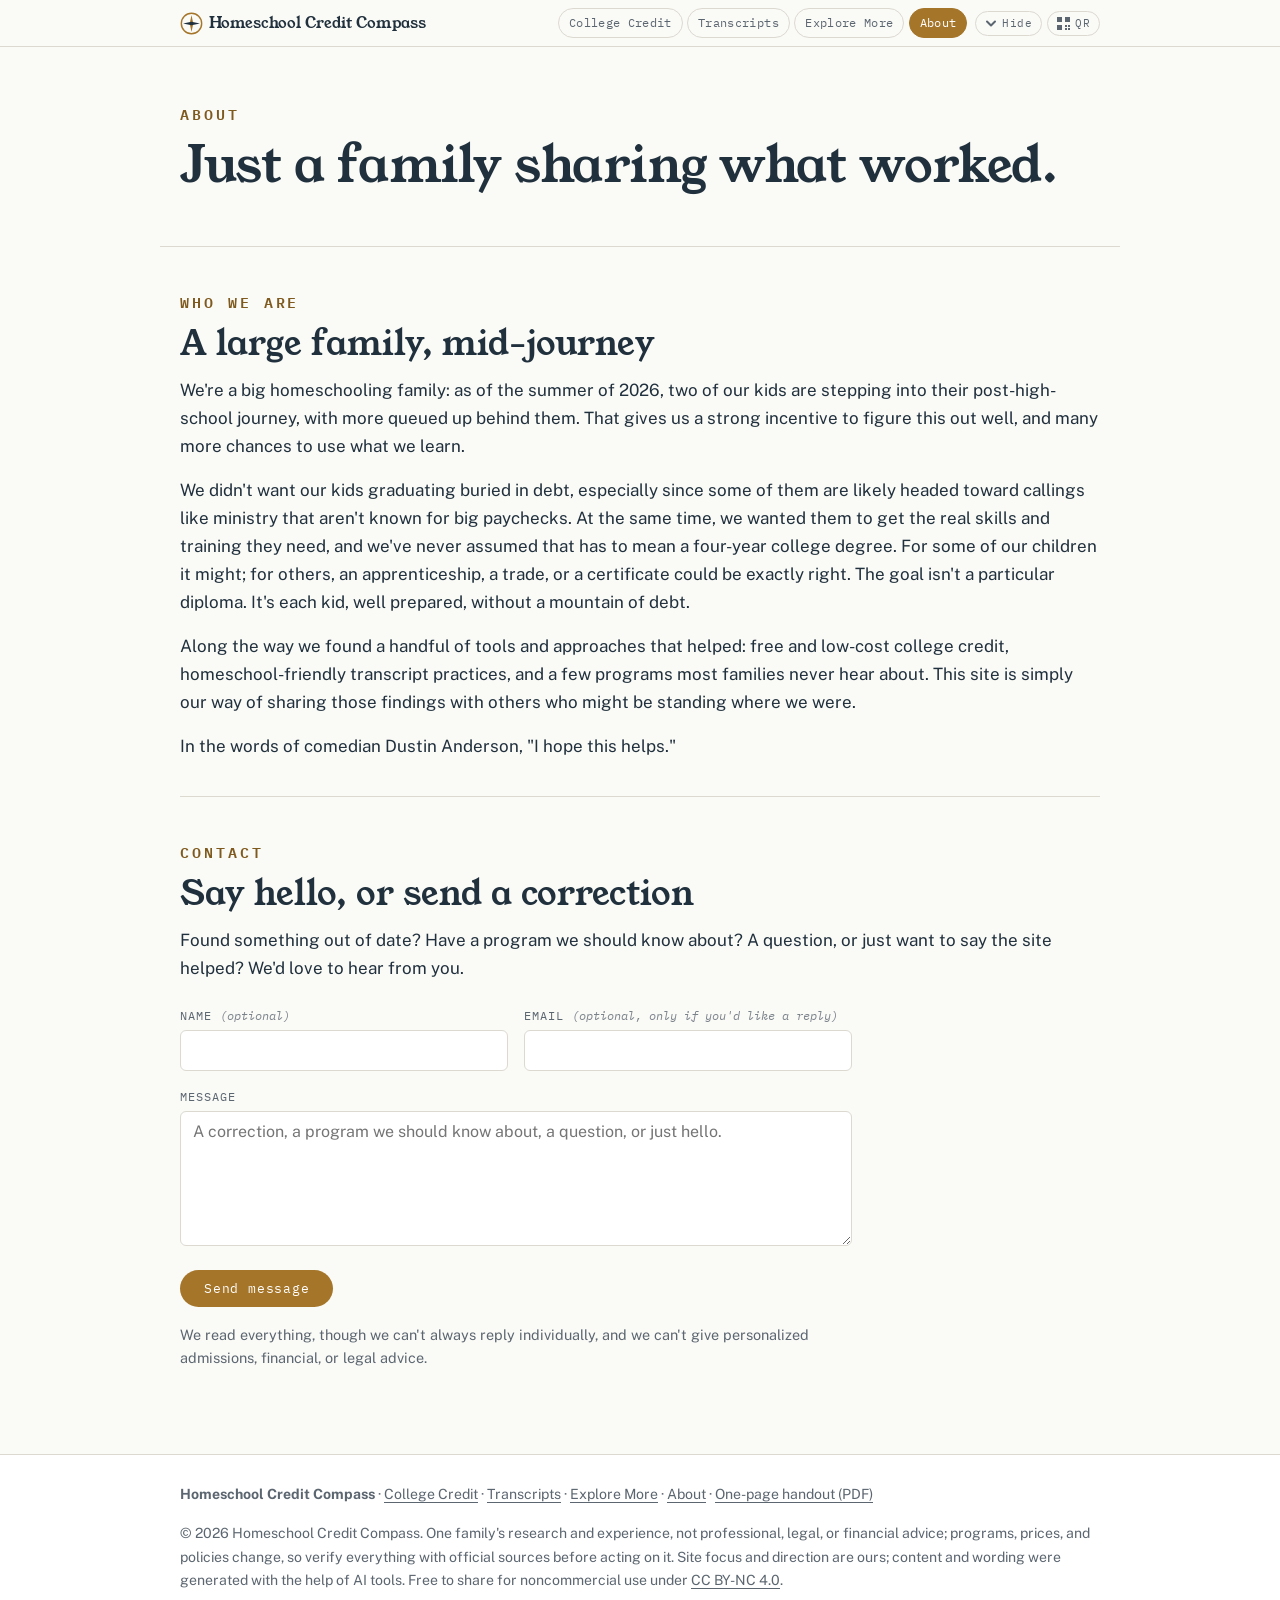
<file: about.html>
<!DOCTYPE html>
<html lang="en">
<head>
<meta charset="utf-8">
<meta name="viewport" content="width=device-width, initial-scale=1">
<title>About | Homeschool Credit Compass</title>
<meta name="description" content="Who's behind Homeschool Credit Compass: one large family sharing what they've learned about affordable college credit and homeschool transcripts.">
<link rel="canonical" href="https://homeschoolcreditcompass.com/about.html">
<link rel="icon" href="favicon.svg" type="image/svg+xml">
<link rel="icon" href="favicon.ico" sizes="48x48">
<link rel="apple-touch-icon" href="apple-touch-icon.png">
<link rel="preconnect" href="https://fonts.googleapis.com">
<link rel="preconnect" href="https://fonts.gstatic.com" crossorigin>
<link href="https://fonts.googleapis.com/css2?family=IBM+Plex+Mono:wght@400;600&family=Public+Sans:ital,wght@0,400;0,600;0,700;1,400&family=Young+Serif&display=swap" rel="stylesheet">
<link rel="stylesheet" href="style.css">
</head>
<body>

<nav class="site-nav" aria-label="Site">
  <div class="inner">
    <a class="brand" href="index.html">
      <svg width="26" height="26" viewBox="0 0 26 26" aria-hidden="true">
        <circle cx="13" cy="13" r="11.5" fill="none" stroke="#a5762a" stroke-width="1.6"/>
        <polygon points="13,3.5 15,13 13,22.5 11,13" fill="#a5762a"/>
        <polygon points="3.5,13 13,11 22.5,13 13,15" fill="#20303c"/>
      </svg>
      Homeschool Credit Compass
    </a>
    <div class="nav-pages" id="nav-pages">
      <a class="navlink" href="index.html">College Credit</a>
      <a class="navlink" href="transcripts.html">Transcripts</a>
      <a class="navlink" href="explore.html">Explore More</a>
      <a class="navlink" href="about.html" aria-current="page">About</a>
    </div>
    <div class="nav-actions">
    <button type="button" class="nav-toggle no-print" id="nav-toggle" aria-expanded="true" aria-controls="nav-pages" title="Collapse navigation">
      <svg width="12" height="12" viewBox="0 0 12 12" aria-hidden="true"><path d="M2 4.5 L6 8.5 L10 4.5" fill="none" stroke="currentColor" stroke-width="2" stroke-linecap="round" stroke-linejoin="round"/></svg>
      <span class="nav-toggle-label">Hide</span>
    </button>
    <button type="button" class="qr-btn no-print" id="qr-open" aria-haspopup="dialog" aria-label="Show QR code for this site">
      <svg width="13" height="13" viewBox="0 0 13 13" aria-hidden="true"><g fill="currentColor"><rect x="0" y="0" width="5" height="5"/><rect x="8" y="0" width="5" height="5"/><rect x="0" y="8" width="5" height="5"/><rect x="8" y="8" width="2" height="2"/><rect x="11" y="11" width="2" height="2"/><rect x="8" y="11" width="2" height="2"/><rect x="11" y="8" width="2" height="2"/></g></svg>
      QR
    </button>
    </div>
  </div>
</nav>

<header class="hero">
  <span class="eyebrow">About</span>
  <h1>Just a family sharing what worked.</h1>
</header>

<main>

<section aria-labelledby="who-h">
  <span class="eyebrow">Who we are</span>
  <h2 id="who-h">A large family, mid-journey</h2>
  <p>We're a big homeschooling family: as of the summer of 2026, two of our kids are stepping into their post-high-school journey, with more queued up behind them. That gives us a strong incentive to figure this out well, and many more chances to use what we learn.</p>
  <p>We didn't want our kids graduating buried in debt, especially since some of them are likely headed toward callings like ministry that aren't known for big paychecks. At the same time, we wanted them to get the real skills and training they need, and we've never assumed that has to mean a four-year college degree. For some of our children it might; for others, an apprenticeship, a trade, or a certificate could be exactly right. The goal isn't a particular diploma. It's each kid, well prepared, without a mountain of debt.</p>
  <p>Along the way we found a handful of tools and approaches that helped: free and low-cost college credit, homeschool-friendly transcript practices, and a few programs most families never hear about. This site is simply our way of sharing those findings with others who might be standing where we were.</p>
  <p>In the words of comedian Dustin Anderson, "I hope this helps."</p>
</section>

<section id="contact" aria-labelledby="contact-h">
  <span class="eyebrow">Contact</span>
  <h2 id="contact-h">Say hello, or send a correction</h2>
  <p>Found something out of date? Have a program we should know about? A question, or just want to say the site helped? We'd love to hear from you.</p>
  <form id="contact-form" class="contact-form" action="https://api.web3forms.com/submit" method="POST">
    <input type="hidden" name="access_key" value="22a1b567-527c-46c0-8040-d481445127e4">
    <input type="hidden" name="subject" value="New message from Homeschool Credit Compass">
    <input type="hidden" name="from_name" value="Homeschool Credit Compass">
    <input type="checkbox" name="botcheck" class="hp-field" tabindex="-1" autocomplete="off" aria-hidden="true">
    <div class="field-row">
      <label class="field">
        <span>Name <em>(optional)</em></span>
        <input type="text" name="name" autocomplete="name">
      </label>
      <label class="field">
        <span>Email <em>(optional, only if you'd like a reply)</em></span>
        <input type="email" name="email" autocomplete="email">
      </label>
    </div>
    <label class="field">
      <span>Message</span>
      <textarea name="message" rows="6" required placeholder="A correction, a program we should know about, a question, or just hello."></textarea>
    </label>
    <div class="form-foot">
      <button type="submit" class="submit-btn">Send message</button>
      <p class="form-status" id="form-status" role="status" aria-live="polite"></p>
    </div>
  </form>
  <p class="section-intro" style="font-size:0.9rem;">We read everything, though we can't always reply individually, and we can't give personalized admissions, financial, or legal advice.</p>
</section>

</main>

<dialog id="qr-modal" aria-label="QR code for homeschoolcreditcompass.com">
  <img src="qr-compass.png" alt="QR code linking to homeschoolcreditcompass.com">
  <p class="qr-url">homeschoolcreditcompass.com</p>
  <p class="qr-hint">press Esc or click anywhere to close</p>
</dialog>

<footer>
  <div class="inner">
    <p><strong>Homeschool Credit Compass</strong> · <a href="index.html">College Credit</a> · <a href="transcripts.html">Transcripts</a> · <a href="explore.html">Explore More</a> · <a href="about.html">About</a> · <a href="samples/handout.pdf" target="_blank" rel="noopener">One-page handout (PDF)</a></p>
    <p>© 2026 Homeschool Credit Compass. One family's research and experience, not professional, legal, or financial advice; programs, prices, and policies change, so verify everything with official sources before acting on it. Site focus and direction are ours; content and wording were generated with the help of AI tools. Free to share for noncommercial use under <a href="https://creativecommons.org/licenses/by-nc/4.0/" target="_blank" rel="license noopener">CC BY-NC 4.0</a>.</p>
  </div>
</footer>

<script>
  const qrModal = document.getElementById('qr-modal');
  document.getElementById('qr-open').addEventListener('click', () => qrModal.showModal());
  qrModal.addEventListener('click', () => qrModal.close());

  // Contact form: submit via fetch so the visitor never leaves the page.
  const form = document.getElementById('contact-form');
  const status = document.getElementById('form-status');
  form.addEventListener('submit', async (e) => {
    e.preventDefault();
    const btn = form.querySelector('.submit-btn');
    btn.disabled = true;
    status.textContent = 'Sending…';
    status.className = 'form-status';
    try {
      const res = await fetch(form.action, { method: 'POST', body: new FormData(form) });
      const data = await res.json();
      if (data.success) {
        form.reset();
        status.textContent = 'Thank you. Your message came through, and we read everything.';
        status.className = 'form-status ok';
      } else {
        status.textContent = 'Something went wrong. Please try again in a moment.';
        status.className = 'form-status err';
      }
    } catch {
      status.textContent = 'Something went wrong. Please check your connection and try again.';
      status.className = 'form-status err';
    } finally {
      btn.disabled = false;
    }
  });
</script>

<script>
  // Deep-link anchors: give headings stable ids and a clickable # link.
  (function () {
    const slug = s => s.toLowerCase().trim()
      .replace(/[^\w\s-]/g, '').replace(/\s+/g, '-').replace(/-+/g, '-');
    const used = new Set();
    document.querySelectorAll('main h2, main h3, .hero h1').forEach(h => {
      if (!h.id) {
        let base = slug(h.textContent) || 'section', id = base, n = 2;
        while (used.has(id) || document.getElementById(id)) { id = base + '-' + n++; }
        h.id = id;
      }
      used.add(h.id);
      if (h.querySelector('.anchor')) return;
      const a = document.createElement('a');
      a.className = 'anchor no-print';
      a.href = '#' + h.id;
      a.setAttribute('aria-label', 'Link to this section');
      a.textContent = '#';
      h.appendChild(a);
    });
  })();

  // Collapsible top bar: more screen room when zoomed in or presenting.
  (function () {
    const nav = document.querySelector('.site-nav');
    const btn = document.getElementById('nav-toggle');
    if (!nav || !btn) return;
    const label = btn.querySelector('.nav-toggle-label');
    const apply = collapsed => {
      nav.classList.toggle('collapsed', collapsed);
      btn.setAttribute('aria-expanded', String(!collapsed));
      btn.title = collapsed ? 'Show navigation' : 'Collapse navigation';
      if (label) label.textContent = collapsed ? 'Menu' : 'Hide';
    };
    let start = false;
    try { start = localStorage.getItem('hcc-nav-collapsed') === '1'; } catch (e) {}
    apply(start);
    btn.addEventListener('click', () => {
      const collapsed = !nav.classList.contains('collapsed');
      apply(collapsed);
      try { localStorage.setItem('hcc-nav-collapsed', collapsed ? '1' : '0'); } catch (e) {}
    });
  })();
</script>

<script data-goatcounter="https://homeschoolcreditcompass.goatcounter.com/count"
        async src="//gc.zgo.at/count.js"></script>
</body>
</html>
</file>
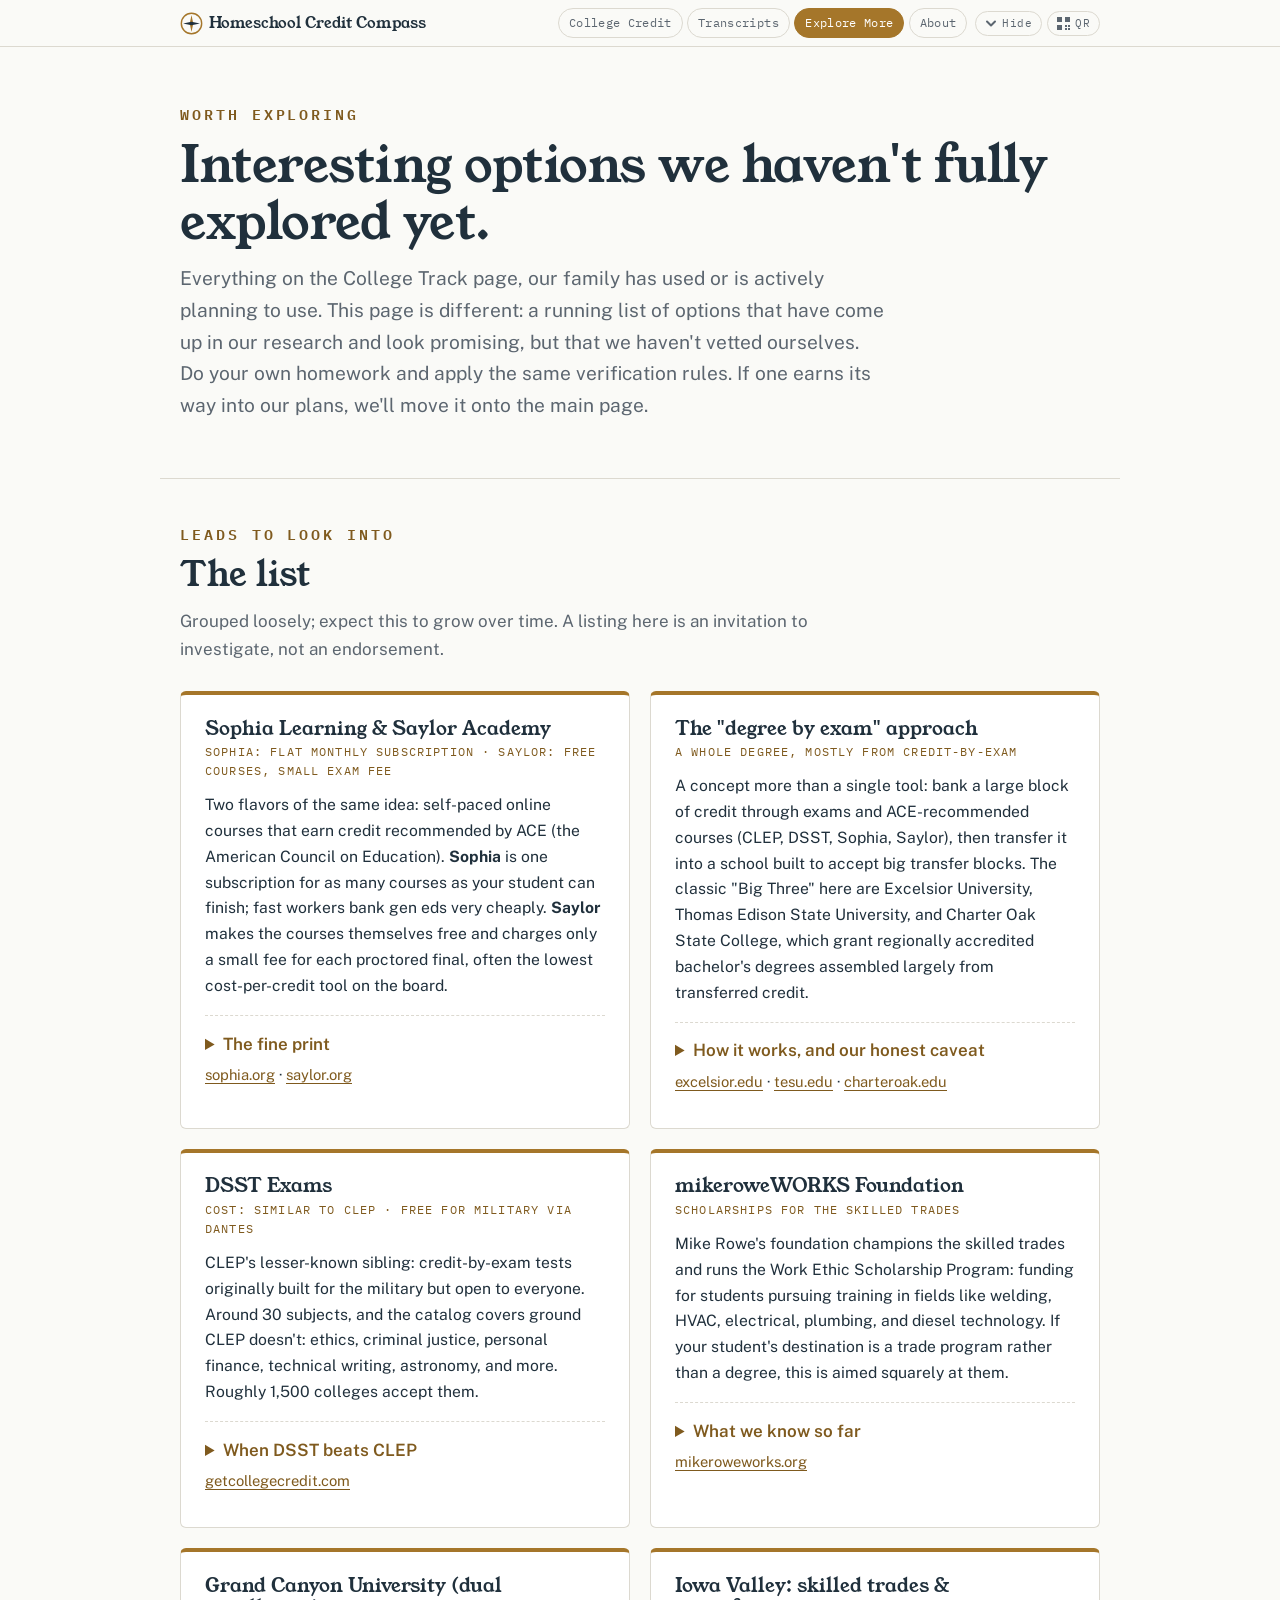
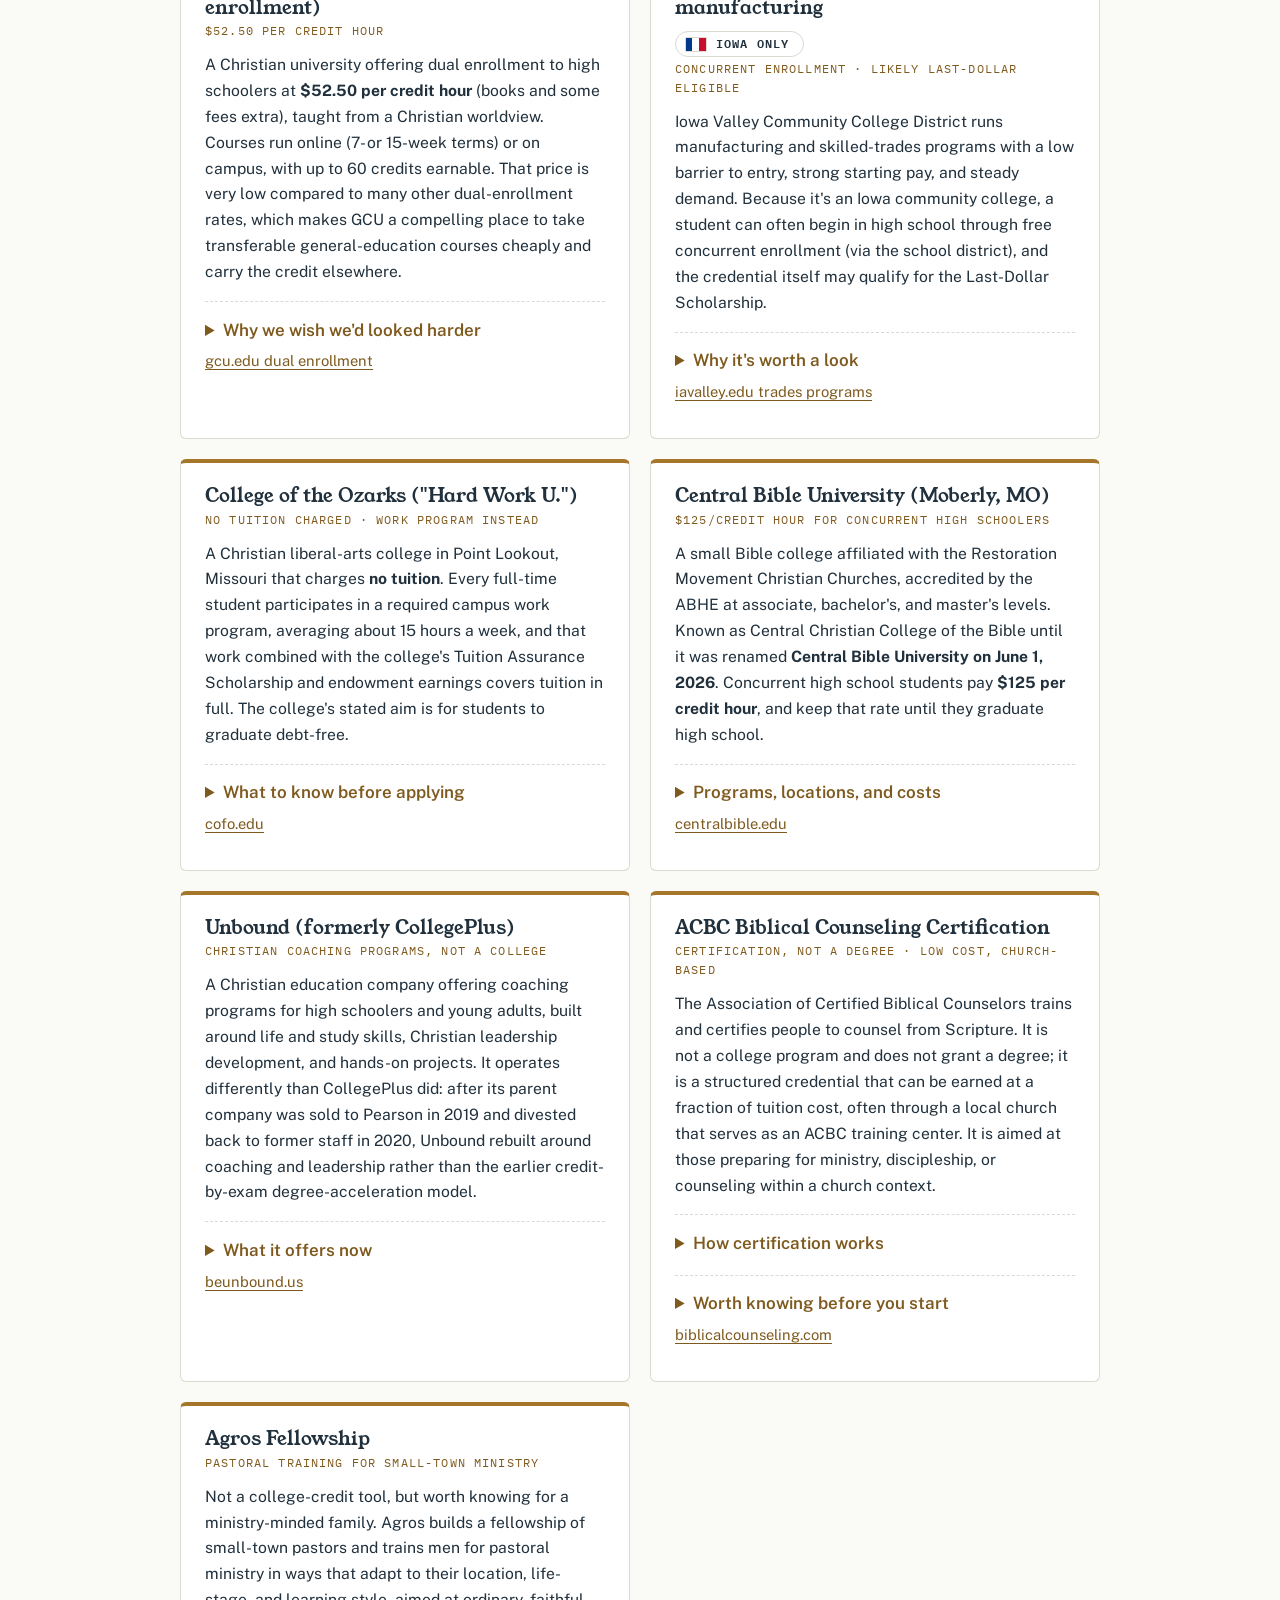
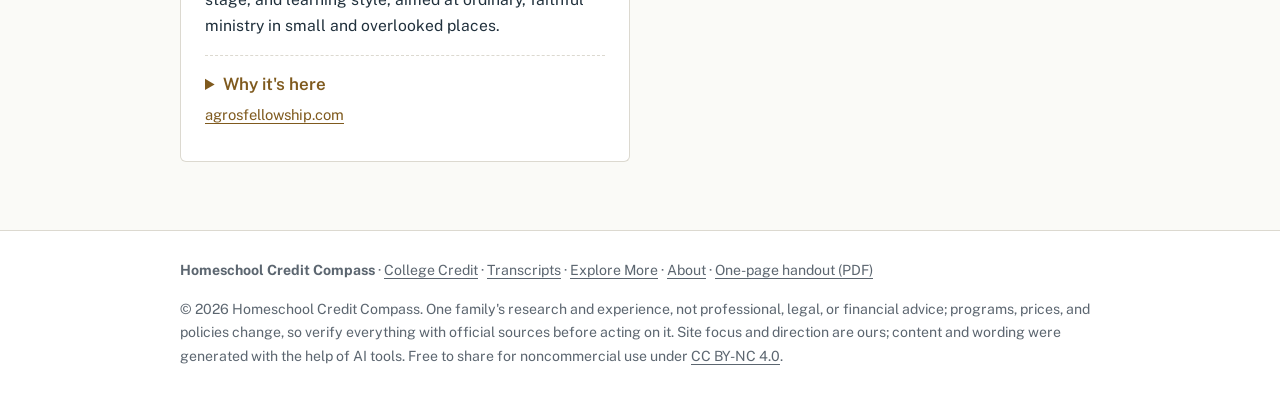
<file: explore.html>
<!DOCTYPE html>
<html lang="en">
<head>
<meta charset="utf-8">
<meta name="viewport" content="width=device-width, initial-scale=1">
<title>Worth Exploring | Homeschool Credit Compass</title>
<meta name="description" content="Interesting options we haven't fully explored yet: additional credit sources, scholarships, and ministry-training paths worth a look for homeschool families.">
<link rel="canonical" href="https://homeschoolcreditcompass.com/explore.html">
<link rel="icon" href="favicon.svg" type="image/svg+xml">
<link rel="icon" href="favicon.ico" sizes="48x48">
<link rel="apple-touch-icon" href="apple-touch-icon.png">
<link rel="preconnect" href="https://fonts.googleapis.com">
<link rel="preconnect" href="https://fonts.gstatic.com" crossorigin>
<link href="https://fonts.googleapis.com/css2?family=IBM+Plex+Mono:wght@400;600&family=Public+Sans:ital,wght@0,400;0,600;0,700;1,400&family=Young+Serif&display=swap" rel="stylesheet">
<link rel="stylesheet" href="style.css">
</head>
<body>

<nav class="site-nav" aria-label="Site">
  <div class="inner">
    <a class="brand" href="index.html">
      <svg width="26" height="26" viewBox="0 0 26 26" aria-hidden="true">
        <circle cx="13" cy="13" r="11.5" fill="none" stroke="#a5762a" stroke-width="1.6"/>
        <polygon points="13,3.5 15,13 13,22.5 11,13" fill="#a5762a"/>
        <polygon points="3.5,13 13,11 22.5,13 13,15" fill="#20303c"/>
      </svg>
      Homeschool Credit Compass
    </a>
    <div class="nav-pages" id="nav-pages">
      <a class="navlink" href="index.html">College Credit</a>
      <a class="navlink" href="transcripts.html">Transcripts</a>
      <a class="navlink" href="explore.html" aria-current="page">Explore More</a>
      <a class="navlink" href="about.html">About</a>
    </div>
    <div class="nav-actions">
    <button type="button" class="nav-toggle no-print" id="nav-toggle" aria-expanded="true" aria-controls="nav-pages" title="Collapse navigation">
      <svg width="12" height="12" viewBox="0 0 12 12" aria-hidden="true"><path d="M2 4.5 L6 8.5 L10 4.5" fill="none" stroke="currentColor" stroke-width="2" stroke-linecap="round" stroke-linejoin="round"/></svg>
      <span class="nav-toggle-label">Hide</span>
    </button>
    <button type="button" class="qr-btn no-print" id="qr-open" aria-haspopup="dialog" aria-label="Show QR code for this site">
      <svg width="13" height="13" viewBox="0 0 13 13" aria-hidden="true"><g fill="currentColor"><rect x="0" y="0" width="5" height="5"/><rect x="8" y="0" width="5" height="5"/><rect x="0" y="8" width="5" height="5"/><rect x="8" y="8" width="2" height="2"/><rect x="11" y="11" width="2" height="2"/><rect x="8" y="11" width="2" height="2"/><rect x="11" y="8" width="2" height="2"/></g></svg>
      QR
    </button>
    </div>
  </div>
</nav>

<header class="hero">
  <span class="eyebrow">Worth Exploring</span>
  <h1>Interesting options we haven't fully explored yet.</h1>
  <p class="lede">Everything on the College Track page, our family has used or is actively planning to use. This page is different: a running list of options that have come up in our research and look promising, but that we haven't vetted ourselves. Do your own homework and apply the same verification rules. If one earns its way into our plans, we'll move it onto the main page.</p>
</header>

<main>

<section aria-labelledby="explore-h">
  <span class="eyebrow">Leads to look into</span>
  <h2 id="explore-h">The list</h2>
  <p class="section-intro">Grouped loosely; expect this to grow over time. A listing here is an invitation to investigate, not an endorsement.</p>

  <div class="cards">

<article class="card">
      <h3>Sophia Learning &amp; Saylor Academy</h3>
      <span class="cost">Sophia: flat monthly subscription · Saylor: free courses, small exam fee</span>
      <p>Two flavors of the same idea: self-paced online courses that earn credit recommended by ACE (the American Council on Education). <strong>Sophia</strong> is one subscription for as many courses as your student can finish; fast workers bank gen eds very cheaply. <strong>Saylor</strong> makes the courses themselves free and charges only a small fee for each proctored final, often the lowest cost-per-credit tool on the board.</p>
      <details>
        <summary>The fine print</summary>
        <p>ACE-recommended credit is not the same as accredited coursework; colleges choose whether to honor it, and many traditional campuses don't. Both publish lists of partner schools along with transfer and articulation details, and transfer-friendly online schools (including the degree-by-exam "Big Three" described below) take them readily. Acceptance still depends on the specific course, the destination program, the grade earned, and the current agreement, so check before buying a subscription. If your student's destination honors ACE credit, these are among the cheapest credits available anywhere; if not, skip them. Study.com is another subscription player in this same space.</p>
      </details>
      <p class="more"><a href="https://www.sophia.org/" target="_blank" rel="noopener">sophia.org</a> · <a href="https://www.saylor.org/" target="_blank" rel="noopener">saylor.org</a></p>
    </article>

    <article class="card">
      <h3>The "degree by exam" approach</h3>
      <span class="cost">A whole degree, mostly from credit-by-exam</span>
      <p>A concept more than a single tool: bank a large block of credit through exams and ACE-recommended courses (CLEP, DSST, Sophia, Saylor), then transfer it into a school built to accept big transfer blocks. The classic "Big Three" here are Excelsior University, Thomas Edison State University, and Charter Oak State College, which grant regionally accredited bachelor's degrees assembled largely from transferred credit.</p>
      <details>
        <summary>How it works, and our honest caveat</summary>
        <p>Each of the Big Three requires a modest residency (a handful of their own courses, often including a capstone), then awards the degree. Done carefully, a student can finish a regionally accredited bachelor's for a small fraction of a traditional degree's price. We haven't walked this path ourselves, so we're listing it as a concept to research rather than a route we can vouch for firsthand. If lowest-total-cost is the goal and your student is highly independent, it's worth a serious look.</p>
      </details>
      <p class="more"><a href="https://www.excelsior.edu/" target="_blank" rel="noopener">excelsior.edu</a> · <a href="https://www.tesu.edu/" target="_blank" rel="noopener">tesu.edu</a> · <a href="https://www.charteroak.edu/" target="_blank" rel="noopener">charteroak.edu</a></p>
    </article>

    <article class="card">
      <h3>DSST Exams</h3>
      <span class="cost">Cost: similar to CLEP · free for military via DANTES</span>
      <p>CLEP's lesser-known sibling: credit-by-exam tests originally built for the military but open to everyone. Around 30 subjects, and the catalog covers ground CLEP doesn't: ethics, criminal justice, personal finance, technical writing, astronomy, and more. Roughly 1,500 colleges accept them.</p>
      <details>
        <summary>When DSST beats CLEP</summary>
        <p>Use DSST when the subject your student has already mastered simply isn't in CLEP's catalog, or when a college's equivalency table happens to be more generous on the DSST side. Fewer colleges accept DSST than CLEP, so the registrar check matters even more here. Military families: DANTES funds the exam fee for service members.</p>
      </details>
      <p class="more"><a href="https://www.getcollegecredit.com/" target="_blank" rel="noopener">getcollegecredit.com</a></p>
    </article>

    <article class="card">
      <h3>mikeroweWORKS Foundation</h3>
      <span class="cost">Scholarships for the skilled trades</span>
      <p>Mike Rowe's foundation champions the skilled trades and runs the Work Ethic Scholarship Program: funding for students pursuing training in fields like welding, HVAC, electrical, plumbing, and diesel technology. If your student's destination is a trade program rather than a degree, this is aimed squarely at them.</p>
      <details>
        <summary>What we know so far</summary>
        <p>Applications typically open in a window each year and involve more than a form; the program famously asks applicants to make a case for their work ethic (including signing the foundation's "S.W.E.A.T. Pledge"). Check the site for current deadlines and requirements.</p>
      </details>
      <p class="more"><a href="https://mikeroweworks.org/" target="_blank" rel="noopener">mikeroweworks.org</a></p>
    </article>

    <article class="card">
      <h3>Grand Canyon University (dual enrollment)</h3>
      <span class="cost">$52.50 per credit hour</span>
      <p>A Christian university offering dual enrollment to high schoolers at <strong>$52.50 per credit hour</strong> (books and some fees extra), taught from a Christian worldview. Courses run online (7- or 15-week terms) or on campus, with up to 60 credits earnable. That price is very low compared to many other dual-enrollment rates, which makes GCU a compelling place to take transferable general-education courses cheaply and carry the credit elsewhere.</p>
      <details>
        <summary>Why we wish we'd looked harder</summary>
        <p>Honestly, this is one we found late. At $52.50 a credit, a student could take general-education courses at GCU and transfer them into a college like Faith for a fraction of what the same credits would cost at the destination, provided they transfer cleanly (verify that first, as always). GPA requirements are modest (3.0 for juniors and seniors, 3.25 for younger students) and no SAT is required. They also build <strong>custom online cohorts for homeschool co-ops</strong>, which is worth asking about if your group wants to go through together.</p>
      </details>
      <p class="more"><a href="https://www.gcu.edu/individual-courses/dual-enrollment" target="_blank" rel="noopener">gcu.edu dual enrollment</a></p>
    </article>

    <article class="card">
      <h3>Iowa Valley: skilled trades &amp; manufacturing</h3>
      <span class="iowa-badge"><span class="flag" aria-hidden="true"><i class="b"></i><i class="w"></i><i class="r"></i></span>Iowa only</span>
      <span class="cost">Concurrent enrollment · likely Last-Dollar eligible</span>
      <p>Iowa Valley Community College District runs manufacturing and skilled-trades programs with a low barrier to entry, strong starting pay, and steady demand. Because it's an Iowa community college, a student can often begin in high school through free concurrent enrollment (via the school district), and the credential itself may qualify for the Last-Dollar Scholarship.</p>
      <details>
        <summary>Why it's worth a look</summary>
        <p>This is the kind of path that pairs several tools on this site at once: start the coursework in high school at no cost through concurrent enrollment, then finish an in-demand trade credential that Last-Dollar may fully fund. For a student headed toward the trades rather than a four-year degree, that can mean entering a well-paying field with little or no debt. We haven't been through it ourselves, so confirm the specific program, its concurrent-enrollment options, and Last-Dollar eligibility directly with the college and your district.</p>
      </details>
      <p class="more"><a href="https://www.iavalley.edu/programs/index.html?area=manufacturingandskilledtrades" target="_blank" rel="noopener">iavalley.edu trades programs</a></p>
    </article>

    <article class="card">
      <h3>College of the Ozarks ("Hard Work U.")</h3>
      <span class="cost">No tuition charged · work program instead</span>
      <p>A Christian liberal-arts college in Point Lookout, Missouri that charges <strong>no tuition</strong>. Every full-time student participates in a required campus work program, averaging about 15 hours a week, and that work combined with the college's Tuition Assurance Scholarship and endowment earnings covers tuition in full. The college's stated aim is for students to graduate debt-free.</p>
      <details>
        <summary>What to know before applying</summary>
        <p>No tuition does not mean no cost: room, board, and fees are still charged, though total cost of attendance is well below a typical private college. Admission is highly competitive and the college does not publish acceptance odds. Applicants must demonstrate <em>financial need</em> along with academic ability, character, and willingness to work. Preferred credentials are a 3.0 GPA and top-half class rank, plus <strong>ACT 20, SAT 1030, or CLT 63</strong>, so the CLT is accepted here. Two reference forms and an interview are required.</p>
        <p><strong>Homeschool applicants take note:</strong> C of O requires a typed transcript listing courses in <strong>chronological order</strong> with the year and term taken, <strong>letter or percentage grades (Pass/Fail is not accepted)</strong>, a GPA for each term plus a cumulative average, and the home educator's signature. Students taking concurrent college coursework must submit the official college transcript as well as the homeschool transcript. Check the college's admissions timeline for current deadlines.</p>
      </details>
      <p class="more"><a href="https://www.cofo.edu/Cost" target="_blank" rel="noopener">cofo.edu</a></p>
    </article>

    <article class="card">
      <h3>Central Bible University (Moberly, MO)</h3>
      <span class="cost">$125/credit hour for concurrent high schoolers</span>
      <p>A small Bible college affiliated with the Restoration Movement Christian Churches, accredited by the ABHE at associate, bachelor's, and master's levels. Known as Central Christian College of the Bible until it was renamed <strong>Central Bible University on June 1, 2026</strong>. Concurrent high school students pay <strong>$125 per credit hour</strong>, and keep that rate until they graduate high school.</p>
      <details>
        <summary>Programs, locations, and costs</summary>
        <p>Courses are offered on the Moberly campus, at sites in St. Louis and the Cincinnati area, and online (online undergraduate tuition is listed at $450 per credit hour; on-campus undergraduate tuition runs $6,400 per semester). Central holds a Homeschool-Friendly certification from Homeschool Parent Magazine and runs partnership programs with other institutions, including Moberly Area Community College, for degrees outside of ministry. Published rates are before scholarships and aid, so the figure that matters is what financial aid quotes for a specific student. The curriculum is ministry-focused; students seeking a general degree should look closely at the partnership options.</p>
      </details>
      <p class="more"><a href="https://centralbible.edu/costs" target="_blank" rel="noopener">centralbible.edu</a></p>
    </article>

    <article class="card">
      <h3>Unbound (formerly CollegePlus)</h3>
      <span class="cost">Christian coaching programs, not a college</span>
      <p>A Christian education company offering coaching programs for high schoolers and young adults, built around life and study skills, Christian leadership development, and hands-on projects. It operates differently than CollegePlus did: after its parent company was sold to Pearson in 2019 and divested back to former staff in 2020, Unbound rebuilt around coaching and leadership rather than the earlier credit-by-exam degree-acceleration model.</p>
      <details>
        <summary>What it offers now</summary>
        <p>Programs are tiered: <em>Equip</em> (high school life and study skills coaching), <em>Explore</em> (a dual-credit coaching year for seniors), and <em>Ascend</em> (a one-to-three-year alternative to traditional college). The format centers on live virtual sessions, real-world projects, and in-person events, including an annual young adult conference. Families whose main goal is accumulating low-cost accredited credit should compare it directly against the exam and dual-enrollment options on the College Track page. It is not affiliated with College Unbound, an unrelated accredited college in Rhode Island.</p>
      </details>
      <p class="more"><a href="https://beunbound.us/" target="_blank" rel="noopener">beunbound.us</a></p>
    </article>

    <article class="card">
      <h3>ACBC Biblical Counseling Certification</h3>
      <span class="cost">Certification, not a degree · low cost, church-based</span>
      <p>The Association of Certified Biblical Counselors trains and certifies people to counsel from Scripture. It is not a college program and does not grant a degree; it is a structured credential that can be earned at a fraction of tuition cost, often through a local church that serves as an ACBC training center. It is aimed at those preparing for ministry, discipleship, or counseling within a church context.</p>
      <details>
        <summary>How certification works</summary>
        <p>Three phases: <strong>learning</strong> (a Fundamentals training course, assigned reading, and counseling observations), <strong>exams</strong> (written theology and counseling exams), and <strong>supervision</strong> (50 sessions of supervised counseling with an ACBC Fellow, including case reports). Two years is a common completion timeline. Training can be done through ACBC directly or through one of its certified training centers, many of which are local churches, so cost varies widely: expect a modest training-course fee, roughly $85 or more in books, an application fee, and a supervision fee set by the supervising Fellow.</p>
      </details>
      <details>
        <summary>Worth knowing before you start</summary>
        <p>ACBC certification is tied to the local church: applicants must serve under qualified church leadership, and both the applicant and the church must affirm ACBC's doctrinal and conduct standards (ACBC holds a complementarian position on the office of elder/pastor). It also isn't a state license, and ACBC applies extra scrutiny to applicants who hold state counseling licenses. Some colleges build the certification into a degree; The Master's University, for example, integrates all three phases into its biblical counseling master's program, which is one way to pair it with formal education.</p>
      </details>
      <p class="more"><a href="https://biblicalcounseling.com/training/certification/" target="_blank" rel="noopener">biblicalcounseling.com</a></p>
    </article>

    <article class="card">
      <h3>Agros Fellowship</h3>
      <span class="cost">Pastoral training for small-town ministry</span>
      <p>Not a college-credit tool, but worth knowing for a ministry-minded family. Agros builds a fellowship of small-town pastors and trains men for pastoral ministry in ways that adapt to their location, life-stage, and learning style, aimed at ordinary, faithful ministry in small and overlooked places.</p>
      <details>
        <summary>Why it's here</summary>
        <p>If one of your students senses a call to rural or small-town pastoral ministry, this is a very different path than a traditional seminary track, and a potentially more affordable and life-adapted one. We're listing it as a lead to look into, not a program we've been through. Check the site for how their training and fellowship actually work.</p>
      </details>
      <p class="more"><a href="https://www.agrosfellowship.com/" target="_blank" rel="noopener">agrosfellowship.com</a></p>
    </article>
  </div>
</section>

</main>

<dialog id="qr-modal" aria-label="QR code for homeschoolcreditcompass.com">
  <img src="qr-compass.png" alt="QR code linking to homeschoolcreditcompass.com">
  <p class="qr-url">homeschoolcreditcompass.com</p>
  <p class="qr-hint">press Esc or click anywhere to close</p>
</dialog>

<footer>
  <div class="inner">
    <p><strong>Homeschool Credit Compass</strong> · <a href="index.html">College Credit</a> · <a href="transcripts.html">Transcripts</a> · <a href="explore.html">Explore More</a> · <a href="about.html">About</a> · <a href="samples/handout.pdf" target="_blank" rel="noopener">One-page handout (PDF)</a></p>
    <p>© 2026 Homeschool Credit Compass. One family's research and experience, not professional, legal, or financial advice; programs, prices, and policies change, so verify everything with official sources before acting on it. Site focus and direction are ours; content and wording were generated with the help of AI tools. Free to share for noncommercial use under <a href="https://creativecommons.org/licenses/by-nc/4.0/" target="_blank" rel="license noopener">CC BY-NC 4.0</a>.</p>
  </div>
</footer>

<script>
  const qrModal = document.getElementById('qr-modal');
  document.getElementById('qr-open').addEventListener('click', () => qrModal.showModal());
  qrModal.addEventListener('click', () => qrModal.close());
</script>

<script>
  // Deep-link anchors: give headings stable ids and a clickable # link.
  (function () {
    const slug = s => s.toLowerCase().trim()
      .replace(/[^\w\s-]/g, '').replace(/\s+/g, '-').replace(/-+/g, '-');
    const used = new Set();
    document.querySelectorAll('main h2, main h3, .hero h1').forEach(h => {
      if (!h.id) {
        let base = slug(h.textContent) || 'section', id = base, n = 2;
        while (used.has(id) || document.getElementById(id)) { id = base + '-' + n++; }
        h.id = id;
      }
      used.add(h.id);
      if (h.querySelector('.anchor')) return;
      const a = document.createElement('a');
      a.className = 'anchor no-print';
      a.href = '#' + h.id;
      a.setAttribute('aria-label', 'Link to this section');
      a.textContent = '#';
      h.appendChild(a);
    });
  })();

  // Collapsible top bar: more screen room when zoomed in or presenting.
  (function () {
    const nav = document.querySelector('.site-nav');
    const btn = document.getElementById('nav-toggle');
    if (!nav || !btn) return;
    const label = btn.querySelector('.nav-toggle-label');
    const apply = collapsed => {
      nav.classList.toggle('collapsed', collapsed);
      btn.setAttribute('aria-expanded', String(!collapsed));
      btn.title = collapsed ? 'Show navigation' : 'Collapse navigation';
      if (label) label.textContent = collapsed ? 'Menu' : 'Hide';
    };
    let start = false;
    try { start = localStorage.getItem('hcc-nav-collapsed') === '1'; } catch (e) {}
    apply(start);
    btn.addEventListener('click', () => {
      const collapsed = !nav.classList.contains('collapsed');
      apply(collapsed);
      try { localStorage.setItem('hcc-nav-collapsed', collapsed ? '1' : '0'); } catch (e) {}
    });
  })();
</script>

<script data-goatcounter="https://homeschoolcreditcompass.goatcounter.com/count"
        async src="//gc.zgo.at/count.js"></script>
</body>
</html>
</file>
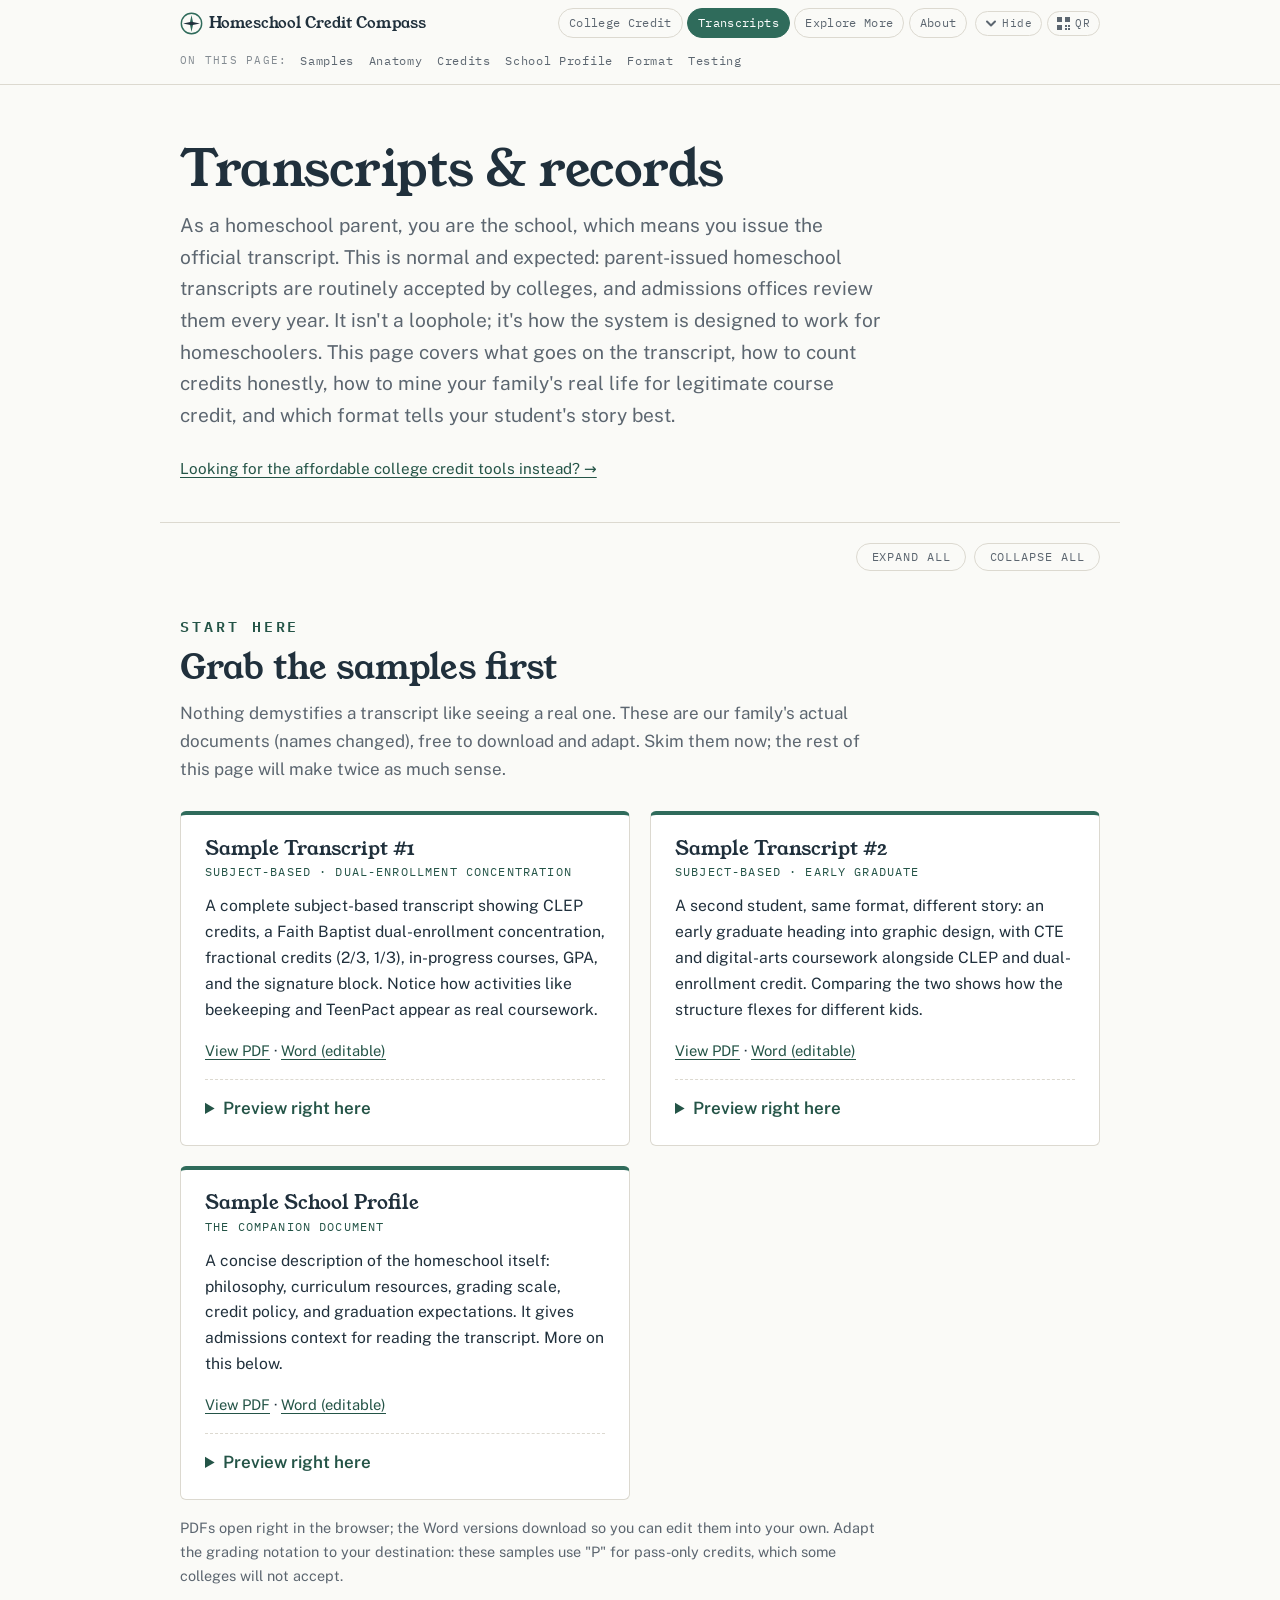
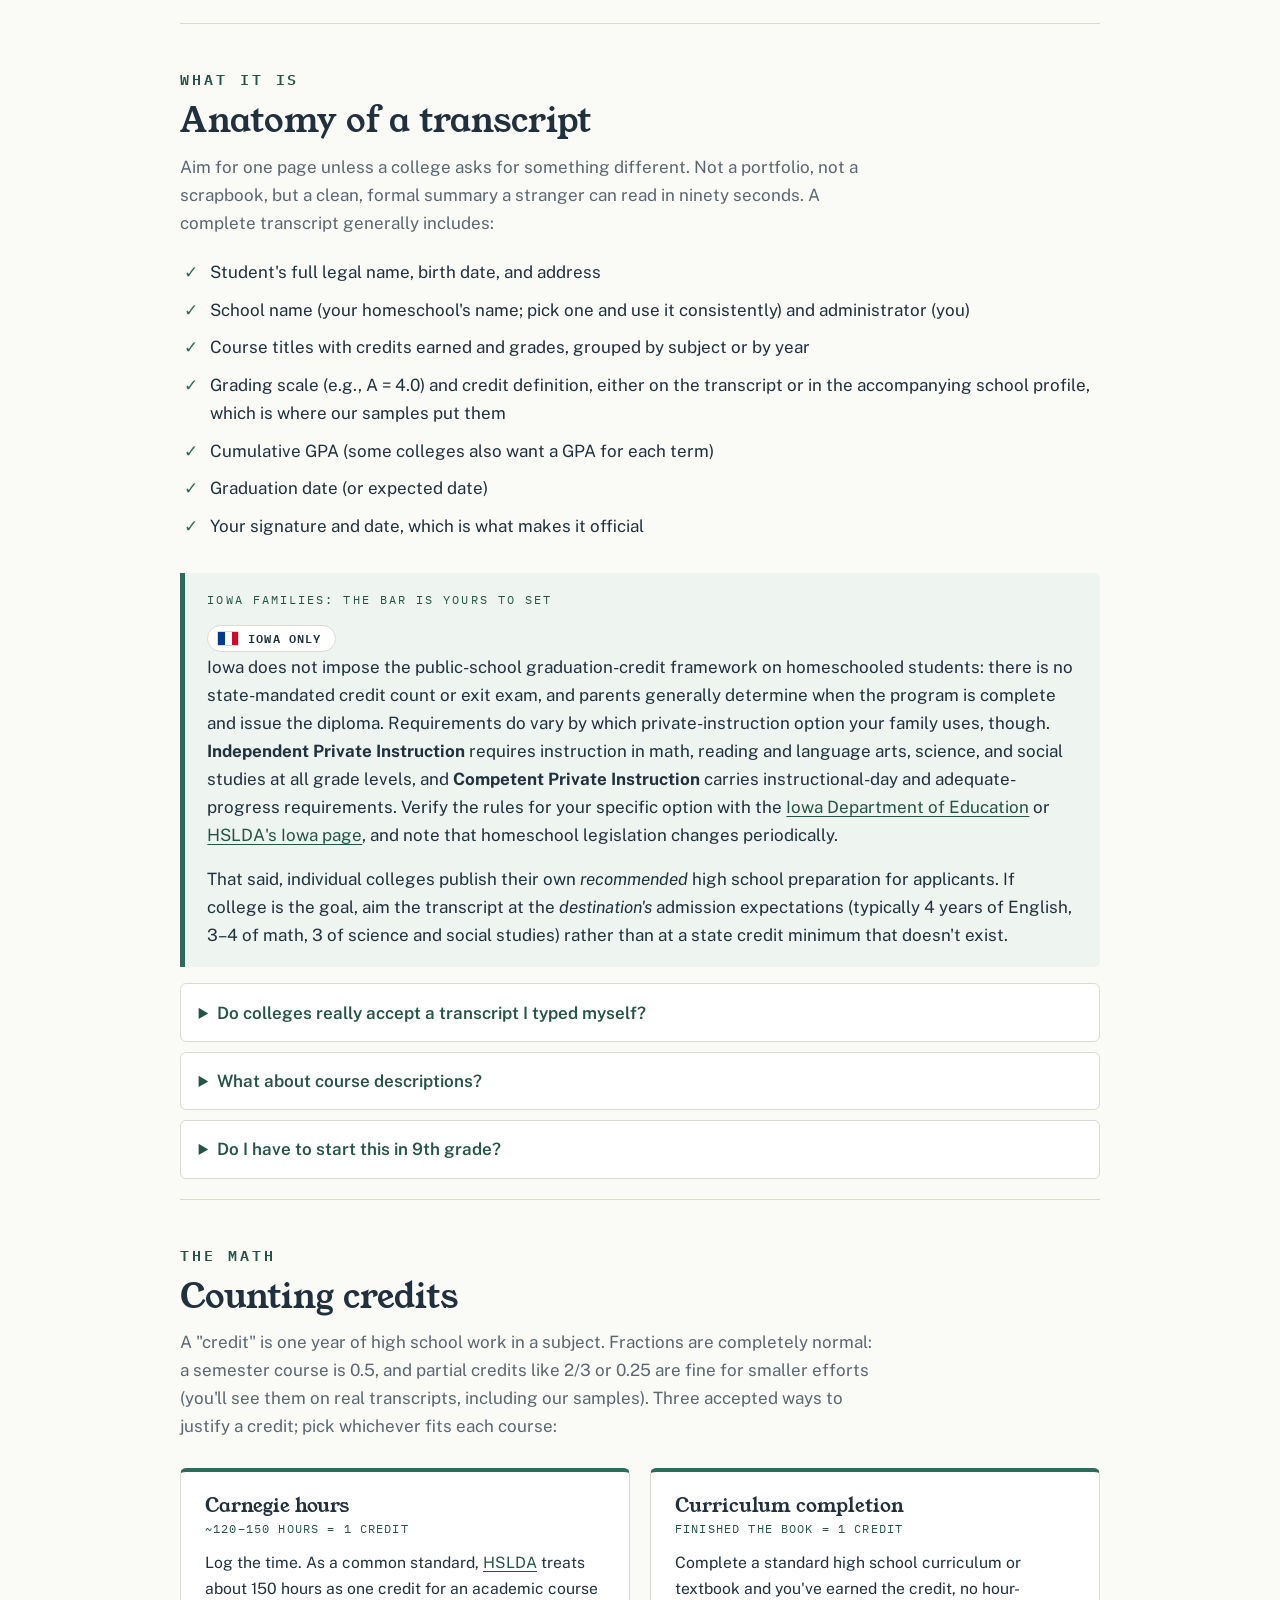
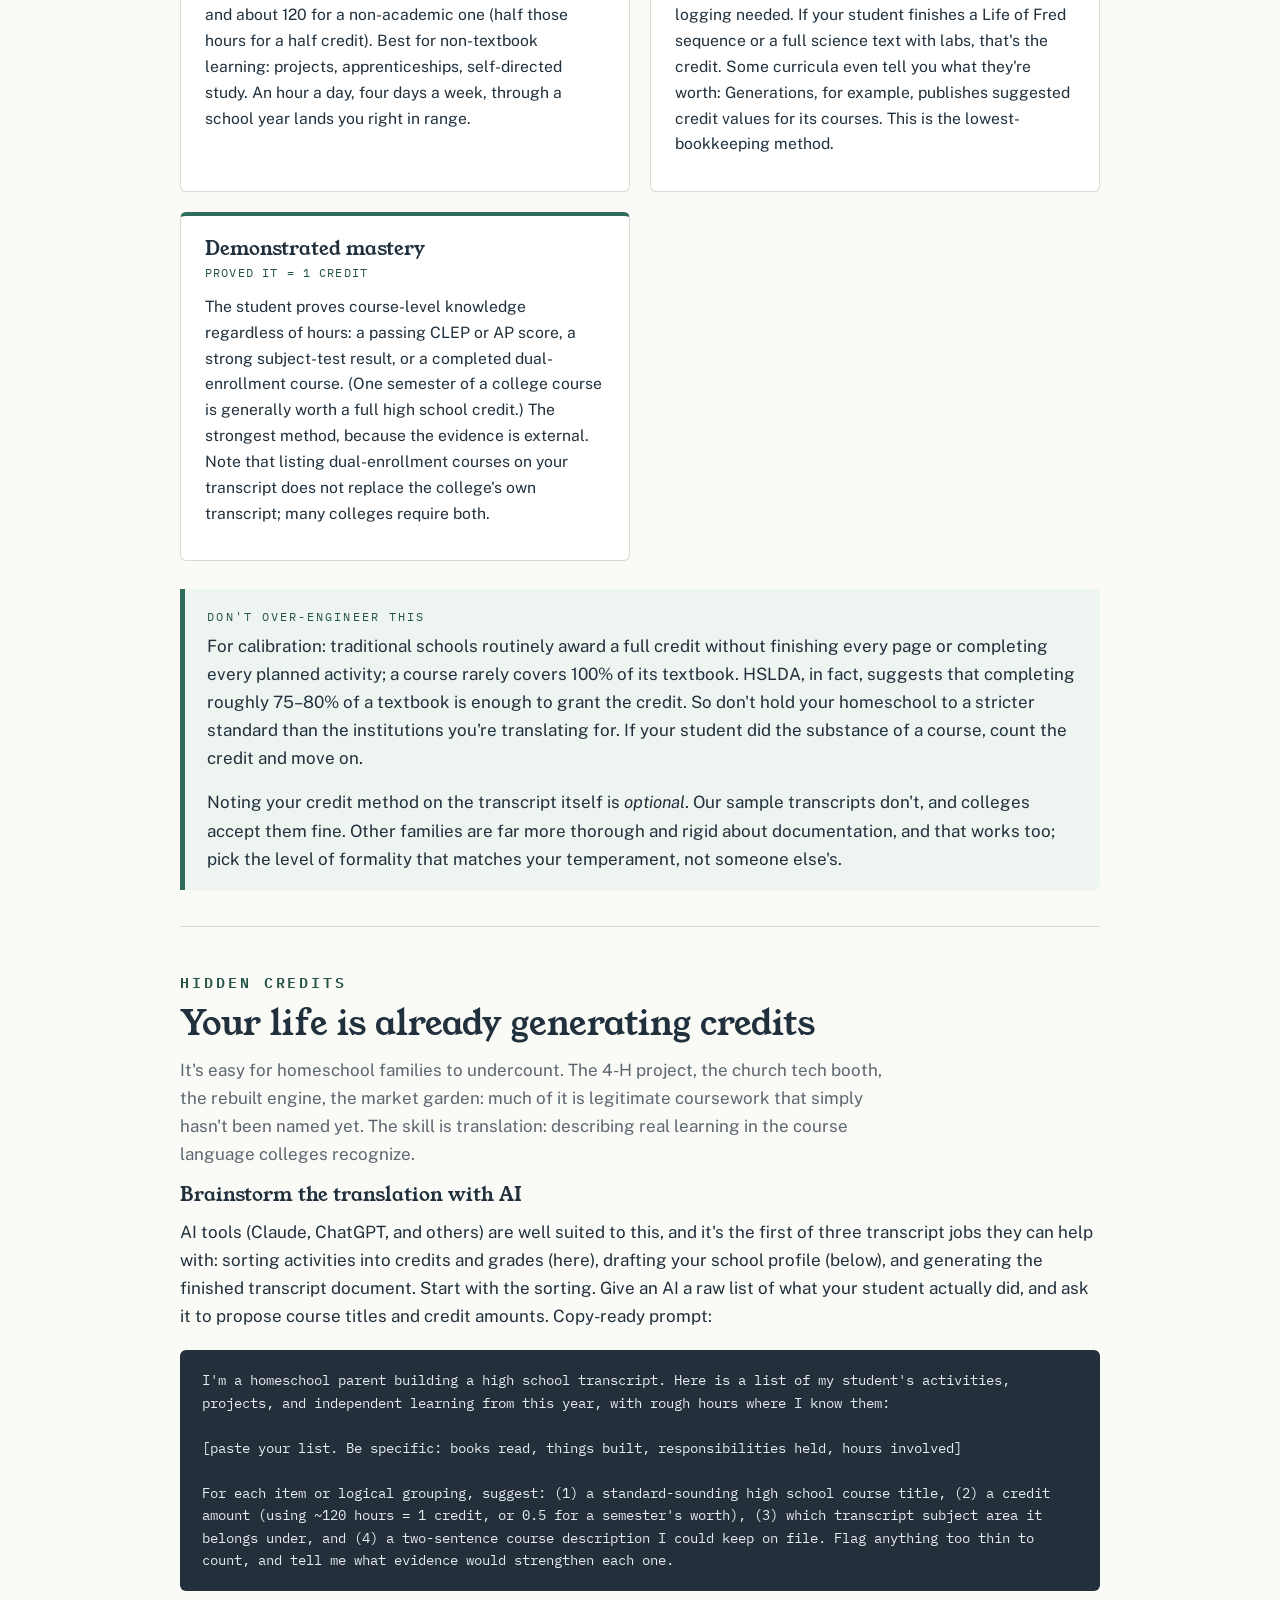
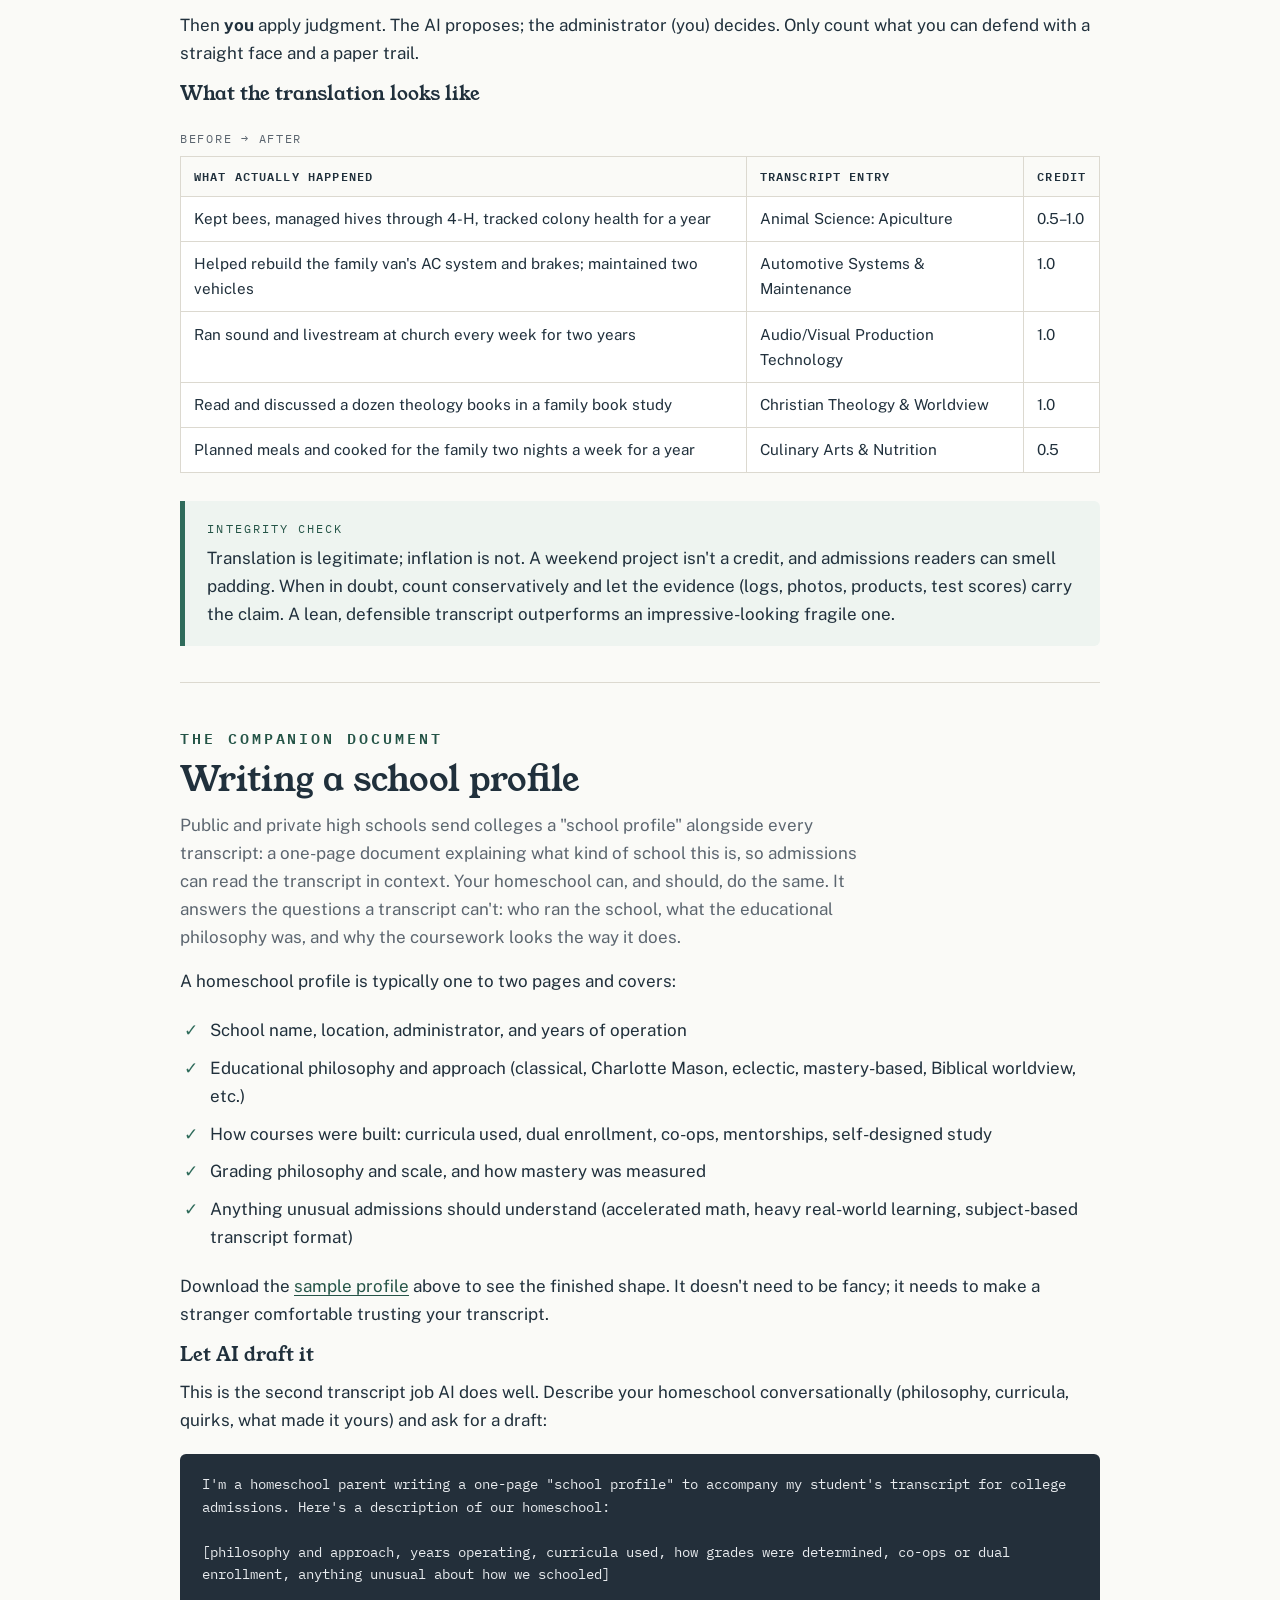
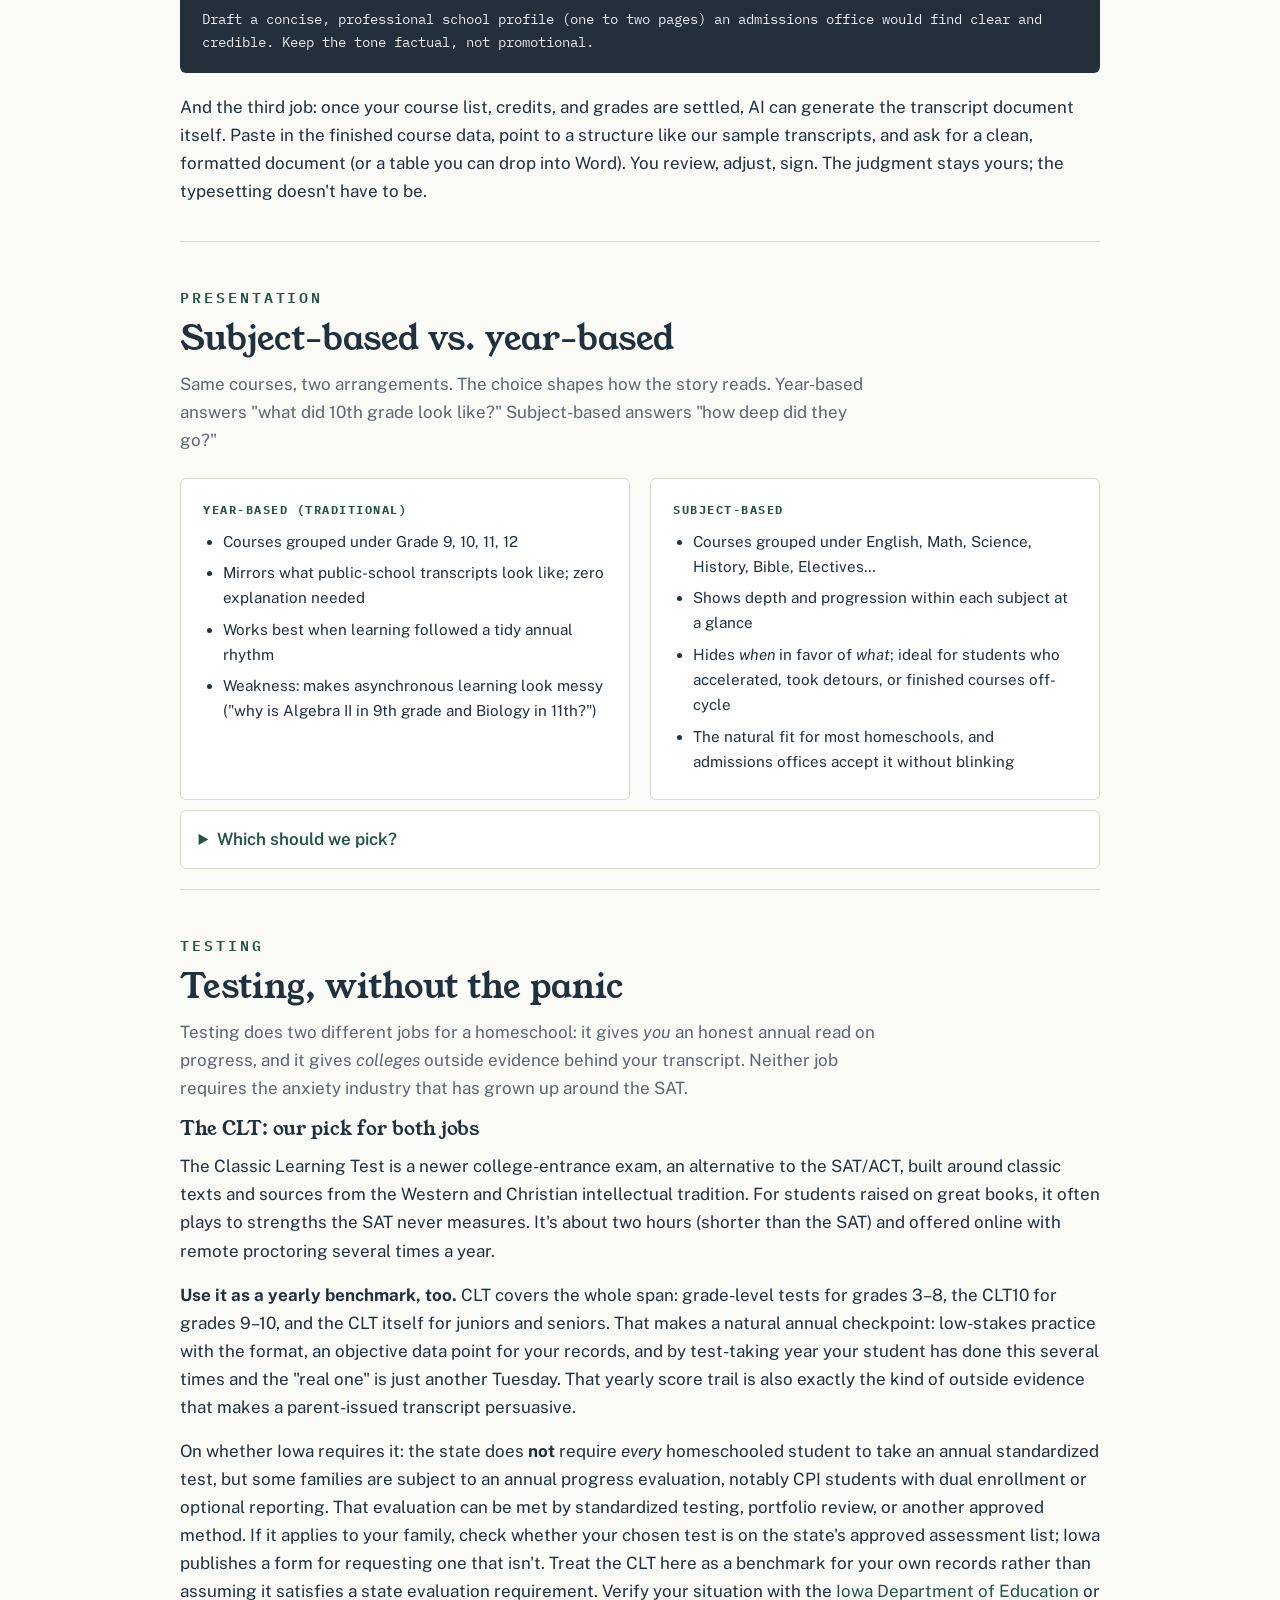
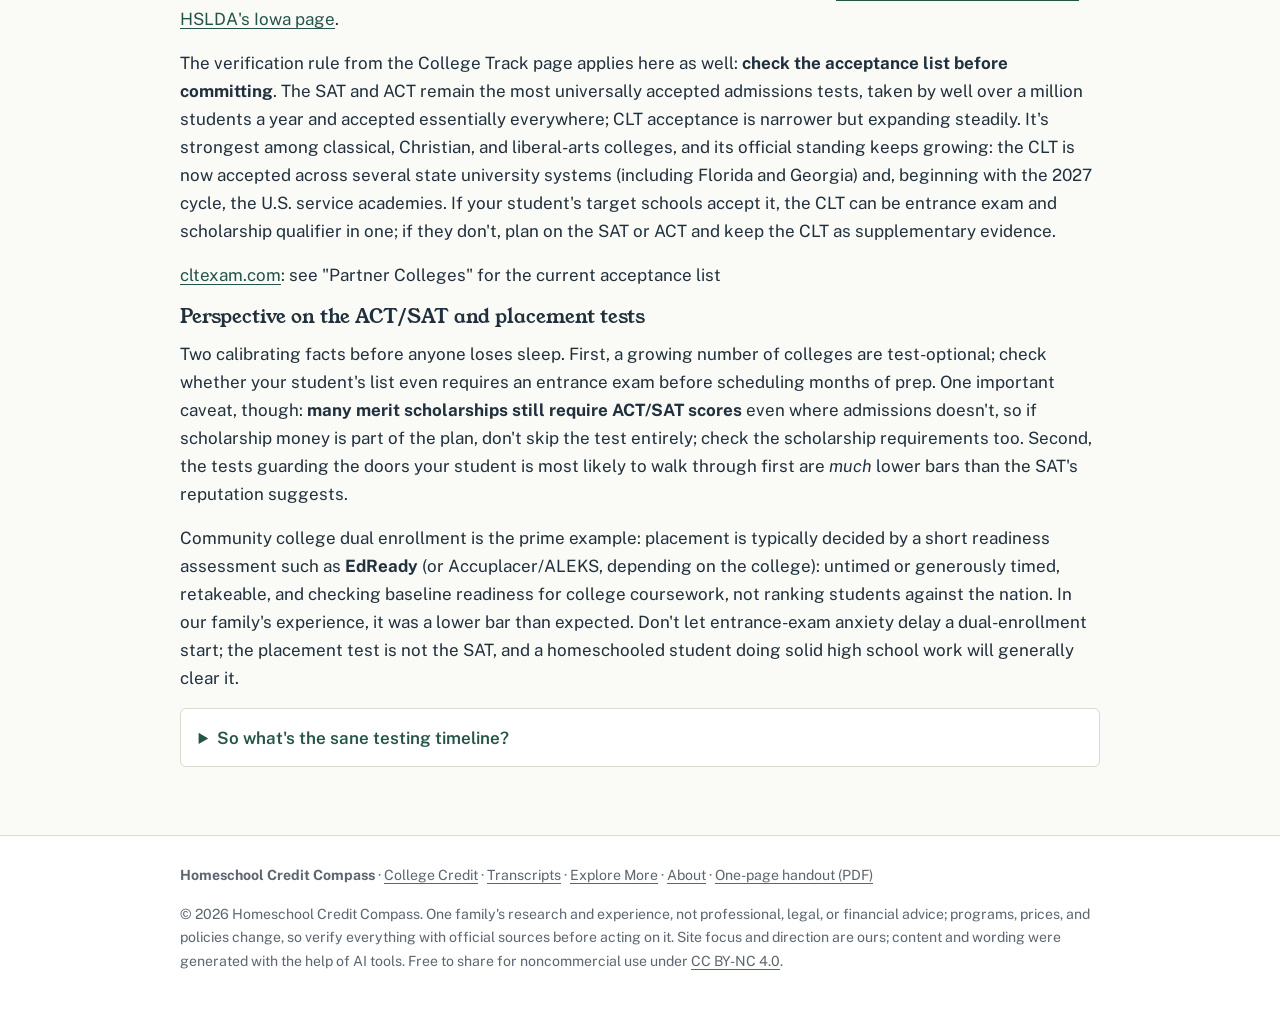
<file: transcripts.html>
<!DOCTYPE html>
<html lang="en">
<head>
<meta charset="utf-8">
<meta name="viewport" content="width=device-width, initial-scale=1">
<title>Homeschool Transcripts | Homeschool Credit Compass</title>
<meta name="description" content="How to build a homeschool transcript colleges trust: counting credits, turning real-life activities into course credit, subject-based vs. year-based formats, and the CLT exam.">
<link rel="canonical" href="https://homeschoolcreditcompass.com/transcripts.html">
<link rel="icon" href="favicon.svg" type="image/svg+xml">
<link rel="icon" href="favicon.ico" sizes="48x48">
<link rel="apple-touch-icon" href="apple-touch-icon.png">
<link rel="preconnect" href="https://fonts.googleapis.com">
<link rel="preconnect" href="https://fonts.gstatic.com" crossorigin>
<link href="https://fonts.googleapis.com/css2?family=IBM+Plex+Mono:wght@400;600&family=Public+Sans:ital,wght@0,400;0,600;0,700;1,400&family=Young+Serif&display=swap" rel="stylesheet">
<link rel="stylesheet" href="style.css">
</head>
<body class="transcripts">

<nav class="site-nav" aria-label="Site">
  <div class="inner">
    <a class="brand" href="index.html">
      <svg width="26" height="26" viewBox="0 0 26 26" aria-hidden="true">
        <circle cx="13" cy="13" r="11.5" fill="none" stroke="#2f6b5b" stroke-width="1.6"/>
        <polygon points="13,3.5 15,13 13,22.5 11,13" fill="#2f6b5b"/>
        <polygon points="3.5,13 13,11 22.5,13 13,15" fill="#20303c"/>
      </svg>
      Homeschool Credit Compass
    </a>
    <div class="nav-pages" id="nav-pages">
      <a class="navlink" href="index.html">College Credit</a>
      <a class="navlink" href="transcripts.html" aria-current="page">Transcripts</a>
      <a class="navlink" href="explore.html">Explore More</a>
      <a class="navlink" href="about.html">About</a>
    </div>
    <div class="nav-actions">
    <button type="button" class="nav-toggle no-print" id="nav-toggle" aria-expanded="true" aria-controls="nav-pages" title="Collapse navigation">
      <svg width="12" height="12" viewBox="0 0 12 12" aria-hidden="true"><path d="M2 4.5 L6 8.5 L10 4.5" fill="none" stroke="currentColor" stroke-width="2" stroke-linecap="round" stroke-linejoin="round"/></svg>
      <span class="nav-toggle-label">Hide</span>
    </button>
    <button type="button" class="qr-btn no-print" id="qr-open" aria-haspopup="dialog" aria-label="Show QR code for this site">
      <svg width="13" height="13" viewBox="0 0 13 13" aria-hidden="true"><g fill="currentColor"><rect x="0" y="0" width="5" height="5"/><rect x="8" y="0" width="5" height="5"/><rect x="0" y="8" width="5" height="5"/><rect x="8" y="8" width="2" height="2"/><rect x="11" y="11" width="2" height="2"/><rect x="8" y="11" width="2" height="2"/><rect x="11" y="8" width="2" height="2"/></g></svg>
      QR
    </button>
    </div>
    <div class="nav-anchors">
      <span class="nav-label">On this page:</span>
      <a class="navlink" href="#samples">Samples</a>
      <a class="navlink" href="#anatomy">Anatomy</a>
      <a class="navlink" href="#credits">Credits</a>
      <a class="navlink" href="#profile">School Profile</a>
      <a class="navlink" href="#format">Format</a>
      <a class="navlink" href="#clt">Testing</a>
    </div>
  </div>
</nav>

<header class="hero">
  <h1>Transcripts &amp; records</h1>
  <p class="lede">As a homeschool parent, you are the school, which means you issue the official transcript. This is normal and expected: parent-issued homeschool transcripts are routinely accepted by colleges, and admissions offices review them every year. It isn't a loophole; it's how the system is designed to work for homeschoolers. This page covers what goes on the transcript, how to count credits honestly, how to mine your family's real life for legitimate course credit, and which format tells your student's story best.</p>
  <a class="page-switch" href="index.html">Looking for the affordable college credit tools instead? &rarr;</a>
</header>

<main>

<div class="controls no-print">
  <button type="button" id="expand-all">Expand all</button>
  <button type="button" id="collapse-all">Collapse all</button>
</div>

<section id="samples" aria-labelledby="samples-h">
  <span class="eyebrow">Start here</span>
  <h2 id="samples-h">Grab the samples first</h2>
  <p class="section-intro">Nothing demystifies a transcript like seeing a real one. These are our family's actual documents (names changed), free to download and adapt. Skim them now; the rest of this page will make twice as much sense.</p>

  <div class="cards">
    <article class="card">
      <h3>Sample Transcript #1</h3>
      <span class="cost">Subject-based · dual-enrollment concentration</span>
      <p>A complete subject-based transcript showing CLEP credits, a Faith Baptist dual-enrollment concentration, fractional credits (2/3, 1/3), in-progress courses, GPA, and the signature block. Notice how activities like beekeeping and TeenPact appear as real coursework.</p>
      <p class="more"><a href="samples/sample-transcript-1.pdf" target="_blank" rel="noopener">View PDF</a> · <a href="samples/sample-transcript-1.docx" rel="noopener">Word (editable)</a></p>
      <details class="pdf-preview no-print">
        <summary>Preview right here</summary>
        <object data="samples/sample-transcript-1.pdf#toolbar=0" type="application/pdf" aria-label="Preview of sample transcript 1">
          <p>Your browser can't show the preview inline (common on phones). <a href="samples/sample-transcript-1.pdf" target="_blank" rel="noopener">Open the PDF instead</a>.</p>
        </object>
      </details>
    </article>
    <article class="card">
      <h3>Sample Transcript #2</h3>
      <span class="cost">Subject-based · early graduate</span>
      <p>A second student, same format, different story: an early graduate heading into graphic design, with CTE and digital-arts coursework alongside CLEP and dual-enrollment credit. Comparing the two shows how the structure flexes for different kids.</p>
      <p class="more"><a href="samples/sample-transcript-2.pdf" target="_blank" rel="noopener">View PDF</a> · <a href="samples/sample-transcript-2.docx" rel="noopener">Word (editable)</a></p>
      <details class="pdf-preview no-print">
        <summary>Preview right here</summary>
        <object data="samples/sample-transcript-2.pdf#toolbar=0" type="application/pdf" aria-label="Preview of sample transcript 2">
          <p>Your browser can't show the preview inline (common on phones). <a href="samples/sample-transcript-2.pdf" target="_blank" rel="noopener">Open the PDF instead</a>.</p>
        </object>
      </details>
    </article>
    <article class="card">
      <h3>Sample School Profile</h3>
      <span class="cost">The companion document</span>
      <p>A concise description of the homeschool itself: philosophy, curriculum resources, grading scale, credit policy, and graduation expectations. It gives admissions context for reading the transcript. More on this below.</p>
      <p class="more"><a href="samples/sample-school-profile.pdf" target="_blank" rel="noopener">View PDF</a> · <a href="samples/sample-school-profile.docx" rel="noopener">Word (editable)</a></p>
      <details class="pdf-preview no-print">
        <summary>Preview right here</summary>
        <object data="samples/sample-school-profile.pdf#toolbar=0" type="application/pdf" aria-label="Preview of sample school profile">
          <p>Your browser can't show the preview inline (common on phones). <a href="samples/sample-school-profile.pdf" target="_blank" rel="noopener">Open the PDF instead</a>.</p>
        </object>
      </details>
    </article>
  </div>
  <p class="section-intro" style="margin-top:1rem; font-size:0.9rem;">PDFs open right in the browser; the Word versions download so you can edit them into your own. Adapt the grading notation to your destination: these samples use "P" for pass-only credits, which some colleges will not accept.</p>
</section>

<section id="anatomy" aria-labelledby="anatomy-h">
  <span class="eyebrow">What it is</span>
  <h2 id="anatomy-h">Anatomy of a transcript</h2>
  <p class="section-intro">Aim for one page unless a college asks for something different. Not a portfolio, not a scrapbook, but a clean, formal summary a stranger can read in ninety seconds. A complete transcript generally includes:</p>

  <ul class="checklist">
    <li>Student's full legal name, birth date, and address</li>
    <li>School name (your homeschool's name; pick one and use it consistently) and administrator (you)</li>
    <li>Course titles with credits earned and grades, grouped by subject or by year</li>
    <li>Grading scale (e.g., A = 4.0) and credit definition, either on the transcript or in the accompanying school profile, which is where our samples put them</li>
    <li>Cumulative GPA (some colleges also want a GPA for each term)</li>
    <li>Graduation date (or expected date)</li>
    <li>Your signature and date, which is what makes it official</li>
  </ul>

  <div class="callout">
    <span class="label">Iowa families: the bar is yours to set</span>
    <span class="iowa-badge"><span class="flag" aria-hidden="true"><i class="b"></i><i class="w"></i><i class="r"></i></span>Iowa only</span>
    <p>Iowa does not impose the public-school graduation-credit framework on homeschooled students: there is no state-mandated credit count or exit exam, and parents generally determine when the program is complete and issue the diploma. Requirements do vary by which private-instruction option your family uses, though. <strong>Independent Private Instruction</strong> requires instruction in math, reading and language arts, science, and social studies at all grade levels, and <strong>Competent Private Instruction</strong> carries instructional-day and adequate-progress requirements. Verify the rules for your specific option with the <a href="https://educate.iowa.gov/pk-12/educational-choice/homeschooling" target="_blank" rel="noopener">Iowa Department of Education</a> or <a href="https://hslda.org/legal/iowa" target="_blank" rel="noopener">HSLDA's Iowa page</a>, and note that homeschool legislation changes periodically.</p>
    <p>That said, individual colleges publish their own <em>recommended</em> high school preparation for applicants. If college is the goal, aim the transcript at the <em>destination's</em> admission expectations (typically 4 years of English, 3–4 of math, 3 of science and social studies) rather than at a state credit minimum that doesn't exist.</p>
  </div>

  <div class="qa">
    <details>
      <summary>Do colleges really accept a transcript I typed myself?</summary>
      <p>Yes. Admissions offices evaluate homeschool applicants every application season, and a parent-issued transcript is a normal, accepted document. What builds trust is <em>corroboration</em>: test scores (CLT, SAT, ACT, CLEP), dual-enrollment grades from a college, and a transcript that looks professional and internally consistent. A course list with outside evidence behind it reads very differently from grades floating alone.</p>
    </details>
    <details>
      <summary>What about course descriptions?</summary>
      <p>Keep a separate one-page-per-year course description document (texts used, topics covered, how the grade was earned). Most colleges never ask for it, but the selective ones do, and writing descriptions as you go beats reconstructing four years from memory during application season.</p>
    </details>
    <details>
      <summary>Do I have to start this in 9th grade?</summary>
      <p>No. Some families run a four-year plan with tidy records from day one, and that's great; if that's not you, don't let it stop you. Just keep notes <em>somewhere</em>: a running document, a notebook, a note on your phone. Books finished, curricula completed, activities, responsibilities, rough hours. Then in junior or senior year, sit down and assemble the official transcript from those notes.</p>
      <p>That's what we did. We spent a couple of days here and there, casually remembering everything our kids had done and sorting out what could (and couldn't) count for credit. The transcript came together fine. Notes as you go make it easier; a late start doesn't make it impossible.</p>
    </details>
  </div>
</section>

<section id="credits" aria-labelledby="credits-h">
  <span class="eyebrow">The math</span>
  <h2 id="credits-h">Counting credits</h2>
  <p class="section-intro">A "credit" is one year of high school work in a subject. Fractions are completely normal: a semester course is 0.5, and partial credits like 2/3 or 0.25 are fine for smaller efforts (you'll see them on real transcripts, including our samples). Three accepted ways to justify a credit; pick whichever fits each course:</p>

  <div class="cards">
    <article class="card">
      <h3>Carnegie hours</h3>
      <span class="cost">~120–150 hours = 1 credit</span>
      <p>Log the time. As a common standard, <a href="https://hslda.org/post/3-ways-to-determine-my-teens-high-school-course-credit" target="_blank" rel="noopener">HSLDA</a> treats about 150 hours as one credit for an academic course and about 120 for a non-academic one (half those hours for a half credit). Best for non-textbook learning: projects, apprenticeships, self-directed study. An hour a day, four days a week, through a school year lands you right in range.</p>
    </article>
    <article class="card">
      <h3>Curriculum completion</h3>
      <span class="cost">Finished the book = 1 credit</span>
      <p>Complete a standard high school curriculum or textbook and you've earned the credit, no hour-logging needed. If your student finishes a Life of Fred sequence or a full science text with labs, that's the credit. Some curricula even tell you what they're worth: Generations, for example, publishes suggested credit values for its courses. This is the lowest-bookkeeping method.</p>
    </article>
    <article class="card">
      <h3>Demonstrated mastery</h3>
      <span class="cost">Proved it = 1 credit</span>
      <p>The student proves course-level knowledge regardless of hours: a passing CLEP or AP score, a strong subject-test result, or a completed dual-enrollment course. (One semester of a college course is generally worth a full high school credit.) The strongest method, because the evidence is external. Note that listing dual-enrollment courses on your transcript does not replace the college's own transcript; many colleges require both.</p>
    </article>
  </div>

  <div class="callout">
    <span class="label">Don't over-engineer this</span>
    <p>For calibration: traditional schools routinely award a full credit without finishing every page or completing every planned activity; a course rarely covers 100% of its textbook. HSLDA, in fact, suggests that completing roughly 75–80% of a textbook is enough to grant the credit. So don't hold your homeschool to a stricter standard than the institutions you're translating for. If your student did the substance of a course, count the credit and move on.</p>
    <p>Noting your credit method on the transcript itself is <em>optional</em>. Our sample transcripts don't, and colleges accept them fine. Other families are far more thorough and rigid about documentation, and that works too; pick the level of formality that matches your temperament, not someone else's.</p>
  </div>
</section>

<section id="mining" aria-labelledby="mining-h">
  <span class="eyebrow">Hidden credits</span>
  <h2 id="mining-h">Your life is already generating credits</h2>
  <p class="section-intro">It's easy for homeschool families to undercount. The 4-H project, the church tech booth, the rebuilt engine, the market garden: much of it is legitimate coursework that simply hasn't been named yet. The skill is translation: describing real learning in the course language colleges recognize.</p>

  <h3>Brainstorm the translation with AI</h3>
  <p>AI tools (Claude, ChatGPT, and others) are well suited to this, and it's the first of three transcript jobs they can help with: sorting activities into credits and grades (here), drafting your school profile (below), and generating the finished transcript document. Start with the sorting. Give an AI a raw list of what your student actually did, and ask it to propose course titles and credit amounts. Copy-ready prompt:</p>

  <div class="prompt-block">I'm a homeschool parent building a high school transcript. Here is a list of my student's activities, projects, and independent learning from this year, with rough hours where I know them:

[paste your list. Be specific: books read, things built, responsibilities held, hours involved]

For each item or logical grouping, suggest: (1) a standard-sounding high school course title, (2) a credit amount (using ~120 hours = 1 credit, or 0.5 for a semester's worth), (3) which transcript subject area it belongs under, and (4) a two-sentence course description I could keep on file. Flag anything too thin to count, and tell me what evidence would strengthen each one.</div>

  <p>Then <strong>you</strong> apply judgment. The AI proposes; the administrator (you) decides. Only count what you can defend with a straight face and a paper trail.</p>

  <h3>What the translation looks like</h3>
  <div class="table-wrap">
    <table>
      <caption>Before &rarr; after</caption>
      <thead>
        <tr><th scope="col">What actually happened</th><th scope="col">Transcript entry</th><th scope="col">Credit</th></tr>
      </thead>
      <tbody>
        <tr><td>Kept bees, managed hives through 4-H, tracked colony health for a year</td><td>Animal Science: Apiculture</td><td>0.5–1.0</td></tr>
        <tr><td>Helped rebuild the family van's AC system and brakes; maintained two vehicles</td><td>Automotive Systems &amp; Maintenance</td><td>1.0</td></tr>
        <tr><td>Ran sound and livestream at church every week for two years</td><td>Audio/Visual Production Technology</td><td>1.0</td></tr>
        <tr><td>Read and discussed a dozen theology books in a family book study</td><td>Christian Theology &amp; Worldview</td><td>1.0</td></tr>
        <tr><td>Planned meals and cooked for the family two nights a week for a year</td><td>Culinary Arts &amp; Nutrition</td><td>0.5</td></tr>
      </tbody>
    </table>
  </div>

  <div class="callout">
    <span class="label">Integrity check</span>
    <p>Translation is legitimate; inflation is not. A weekend project isn't a credit, and admissions readers can smell padding. When in doubt, count conservatively and let the evidence (logs, photos, products, test scores) carry the claim. A lean, defensible transcript outperforms an impressive-looking fragile one.</p>
  </div>
</section>

<section id="profile" aria-labelledby="profile-h">
  <span class="eyebrow">The companion document</span>
  <h2 id="profile-h">Writing a school profile</h2>
  <p class="section-intro">Public and private high schools send colleges a "school profile" alongside every transcript: a one-page document explaining what kind of school this is, so admissions can read the transcript in context. Your homeschool can, and should, do the same. It answers the questions a transcript can't: who ran the school, what the educational philosophy was, and why the coursework looks the way it does.</p>

  <p>A homeschool profile is typically one to two pages and covers:</p>
  <ul class="checklist">
    <li>School name, location, administrator, and years of operation</li>
    <li>Educational philosophy and approach (classical, Charlotte Mason, eclectic, mastery-based, Biblical worldview, etc.)</li>
    <li>How courses were built: curricula used, dual enrollment, co-ops, mentorships, self-designed study</li>
    <li>Grading philosophy and scale, and how mastery was measured</li>
    <li>Anything unusual admissions should understand (accelerated math, heavy real-world learning, subject-based transcript format)</li>
  </ul>
  <p>Download the <a href="samples/sample-school-profile.pdf" target="_blank" rel="noopener">sample profile</a> above to see the finished shape. It doesn't need to be fancy; it needs to make a stranger comfortable trusting your transcript.</p>

  <h3>Let AI draft it</h3>
  <p>This is the second transcript job AI does well. Describe your homeschool conversationally (philosophy, curricula, quirks, what made it yours) and ask for a draft:</p>

  <div class="prompt-block">I'm a homeschool parent writing a one-page "school profile" to accompany my student's transcript for college admissions. Here's a description of our homeschool:

[philosophy and approach, years operating, curricula used, how grades were determined, co-ops or dual enrollment, anything unusual about how we schooled]

Draft a concise, professional school profile (one to two pages) an admissions office would find clear and credible. Keep the tone factual, not promotional.</div>

  <p>And the third job: once your course list, credits, and grades are settled, AI can generate the transcript document itself. Paste in the finished course data, point to a structure like our sample transcripts, and ask for a clean, formatted document (or a table you can drop into Word). You review, adjust, sign. The judgment stays yours; the typesetting doesn't have to be.</p>
</section>

<section id="format" aria-labelledby="format-h">
  <span class="eyebrow">Presentation</span>
  <h2 id="format-h">Subject-based vs. year-based</h2>
  <p class="section-intro">Same courses, two arrangements. The choice shapes how the story reads. Year-based answers "what did 10th grade look like?" Subject-based answers "how deep did they go?"</p>

  <div class="compare">
    <div class="pane">
      <h4>Year-based (traditional)</h4>
      <ul>
        <li>Courses grouped under Grade 9, 10, 11, 12</li>
        <li>Mirrors what public-school transcripts look like; zero explanation needed</li>
        <li>Works best when learning followed a tidy annual rhythm</li>
        <li>Weakness: makes asynchronous learning look messy ("why is Algebra II in 9th grade and Biology in 11th?")</li>
      </ul>
    </div>
    <div class="pane">
      <h4>Subject-based</h4>
      <ul>
        <li>Courses grouped under English, Math, Science, History, Bible, Electives…</li>
        <li>Shows depth and progression within each subject at a glance</li>
        <li>Hides <em>when</em> in favor of <em>what</em>; ideal for students who accelerated, took detours, or finished courses off-cycle</li>
        <li>The natural fit for most homeschools, and admissions offices accept it without blinking</li>
      </ul>
    </div>
  </div>

  <div class="qa">
    <details>
      <summary>Which should we pick?</summary>
      <p><strong>Our default recommendation: subject-based.</strong> If your student's four years would look conventional laid out year by year, either works, but if your homeschool was mastery-paced, interest-led, or included mid-year course completions, subject-based tells the story cleanly and hides seams that would need explaining. Whichever you choose, keep it for all four years.</p>
      <p><strong>One caution:</strong> some colleges publish their own homeschool transcript instructions, and a few require a chronological layout, per-term grades, or specific grading notation. (College of the Ozarks, for example, asks for chronological order and does not accept Pass/Fail.) Build one strong master transcript, then check each destination's homeschool-applicant page and be ready to produce a chronological version if asked.</p>
    </details>
  </div>
</section>

<section id="clt" aria-labelledby="clt-h">
  <span class="eyebrow">Testing</span>
  <h2 id="clt-h">Testing, without the panic</h2>
  <p class="section-intro">Testing does two different jobs for a homeschool: it gives <em>you</em> an honest annual read on progress, and it gives <em>colleges</em> outside evidence behind your transcript. Neither job requires the anxiety industry that has grown up around the SAT.</p>

  <h3>The CLT: our pick for both jobs</h3>
  <p>The Classic Learning Test is a newer college-entrance exam, an alternative to the SAT/ACT, built around classic texts and sources from the Western and Christian intellectual tradition. For students raised on great books, it often plays to strengths the SAT never measures. It's about two hours (shorter than the SAT) and offered online with remote proctoring several times a year.</p>
  <p><strong>Use it as a yearly benchmark, too.</strong> CLT covers the whole span: grade-level tests for grades 3–8, the CLT10 for grades 9–10, and the CLT itself for juniors and seniors. That makes a natural annual checkpoint: low-stakes practice with the format, an objective data point for your records, and by test-taking year your student has done this several times and the "real one" is just another Tuesday. That yearly score trail is also exactly the kind of outside evidence that makes a parent-issued transcript persuasive.</p>
  <p>On whether Iowa requires it: the state does <strong>not</strong> require <em>every</em> homeschooled student to take an annual standardized test, but some families are subject to an annual progress evaluation, notably CPI students with dual enrollment or optional reporting. That evaluation can be met by standardized testing, portfolio review, or another approved method. If it applies to your family, check whether your chosen test is on the state's approved assessment list; Iowa publishes a form for requesting one that isn't. Treat the CLT here as a benchmark for your own records rather than assuming it satisfies a state evaluation requirement. Verify your situation with the <a href="https://educate.iowa.gov/pk-12/educational-choice/homeschooling" target="_blank" rel="noopener">Iowa Department of Education</a> or <a href="https://hslda.org/legal/iowa" target="_blank" rel="noopener">HSLDA's Iowa page</a>.</p>
  <p>The verification rule from the College Track page applies here as well: <strong>check the acceptance list before committing</strong>. The SAT and ACT remain the most universally accepted admissions tests, taken by well over a million students a year and accepted essentially everywhere; CLT acceptance is narrower but expanding steadily. It's strongest among classical, Christian, and liberal-arts colleges, and its official standing keeps growing: the CLT is now accepted across several state university systems (including Florida and Georgia) and, beginning with the 2027 cycle, the U.S. service academies. If your student's target schools accept it, the CLT can be entrance exam and scholarship qualifier in one; if they don't, plan on the SAT or ACT and keep the CLT as supplementary evidence.</p>
  <p class="more"><a href="https://www.cltexam.com/" target="_blank" rel="noopener">cltexam.com</a>: see "Partner Colleges" for the current acceptance list</p>

  <h3>Perspective on the ACT/SAT and placement tests</h3>
  <p>Two calibrating facts before anyone loses sleep. First, a growing number of colleges are test-optional; check whether your student's list even requires an entrance exam before scheduling months of prep. One important caveat, though: <strong>many merit scholarships still require ACT/SAT scores</strong> even where admissions doesn't, so if scholarship money is part of the plan, don't skip the test entirely; check the scholarship requirements too. Second, the tests guarding the doors your student is most likely to walk through first are <em>much</em> lower bars than the SAT's reputation suggests.</p>
  <p>Community college dual enrollment is the prime example: placement is typically decided by a short readiness assessment such as <strong>EdReady</strong> (or Accuplacer/ALEKS, depending on the college): untimed or generously timed, retakeable, and checking baseline readiness for college coursework, not ranking students against the nation. In our family's experience, it was a lower bar than expected. Don't let entrance-exam anxiety delay a dual-enrollment start; the placement test is not the SAT, and a homeschooled student doing solid high school work will generally clear it.</p>

  <div class="qa">
    <details>
      <summary>So what's the sane testing timeline?</summary>
      <p>Something like: CLT8 or CLT10 each spring as the annual benchmark → community college placement assessment (EdReady or similar) whenever dual enrollment starts, no special prep beyond a practice run → the CLT (or SAT/ACT if the target colleges require it) junior year, with a retake window in the fall of senior year. Prep proportionally: a few practice tests to learn the format beats months of drilling for most students.</p>
    </details>
  </div>
</section>

</main>

<dialog id="qr-modal" aria-label="QR code for homeschoolcreditcompass.com">
  <img src="qr-compass.png" alt="QR code linking to homeschoolcreditcompass.com">
  <p class="qr-url">homeschoolcreditcompass.com</p>
  <p class="qr-hint">press Esc or click anywhere to close</p>
</dialog>

<footer>
  <div class="inner">
    <p><strong>Homeschool Credit Compass</strong> · <a href="index.html">College Credit</a> · <a href="transcripts.html">Transcripts</a> · <a href="explore.html">Explore More</a> · <a href="about.html">About</a> · <a href="samples/handout.pdf" target="_blank" rel="noopener">One-page handout (PDF)</a></p>
    <p>© 2026 Homeschool Credit Compass. One family's research and experience, not professional, legal, or financial advice; programs, prices, and policies change, so verify everything with official sources before acting on it. Site focus and direction are ours; content and wording were generated with the help of AI tools. Free to share for noncommercial use under <a href="https://creativecommons.org/licenses/by-nc/4.0/" target="_blank" rel="license noopener">CC BY-NC 4.0</a>.</p>
  </div>
</footer>

<script>
  const qrModal = document.getElementById('qr-modal');
  document.getElementById('qr-open').addEventListener('click', () => qrModal.showModal());
  qrModal.addEventListener('click', () => qrModal.close());
  const all = () => document.querySelectorAll('details');
  document.getElementById('expand-all').addEventListener('click', () => all().forEach(d => d.open = true));
  document.getElementById('collapse-all').addEventListener('click', () => all().forEach(d => d.open = false));
  let wasOpen = [];
  window.addEventListener('beforeprint', () => { wasOpen = [...all()].map(d => d.open); all().forEach(d => d.open = true); });
  window.addEventListener('afterprint', () => { [...all()].forEach((d, i) => d.open = wasOpen[i]); });
</script>

<script>
  // Deep-link anchors: give headings stable ids and a clickable # link.
  (function () {
    const slug = s => s.toLowerCase().trim()
      .replace(/[^\w\s-]/g, '').replace(/\s+/g, '-').replace(/-+/g, '-');
    const used = new Set();
    document.querySelectorAll('main h2, main h3, .hero h1').forEach(h => {
      if (!h.id) {
        let base = slug(h.textContent) || 'section', id = base, n = 2;
        while (used.has(id) || document.getElementById(id)) { id = base + '-' + n++; }
        h.id = id;
      }
      used.add(h.id);
      if (h.querySelector('.anchor')) return;
      const a = document.createElement('a');
      a.className = 'anchor no-print';
      a.href = '#' + h.id;
      a.setAttribute('aria-label', 'Link to this section');
      a.textContent = '#';
      h.appendChild(a);
    });
  })();

  // Collapsible top bar: more screen room when zoomed in or presenting.
  (function () {
    const nav = document.querySelector('.site-nav');
    const btn = document.getElementById('nav-toggle');
    if (!nav || !btn) return;
    const label = btn.querySelector('.nav-toggle-label');
    const apply = collapsed => {
      nav.classList.toggle('collapsed', collapsed);
      btn.setAttribute('aria-expanded', String(!collapsed));
      btn.title = collapsed ? 'Show navigation' : 'Collapse navigation';
      if (label) label.textContent = collapsed ? 'Menu' : 'Hide';
    };
    let start = false;
    try { start = localStorage.getItem('hcc-nav-collapsed') === '1'; } catch (e) {}
    apply(start);
    btn.addEventListener('click', () => {
      const collapsed = !nav.classList.contains('collapsed');
      apply(collapsed);
      try { localStorage.setItem('hcc-nav-collapsed', collapsed ? '1' : '0'); } catch (e) {}
    });
  })();
</script>

<script data-goatcounter="https://homeschoolcreditcompass.goatcounter.com/count"
        async src="//gc.zgo.at/count.js"></script>
</body>
</html>
</file>
<file: style.css>
/* ============================================================
   Homeschool Credit Compass - style.css
   Palette: chart ink / paper / compass brass / trail pine
   Type: Young Serif (display) · Public Sans (body) · IBM Plex Mono (labels)
   ============================================================ */

:root {
  --ink: #20303c;
  --paper: #fafaf7;
  --card: #ffffff;
  --muted: #5c6670;
  --line: #dcd9d0;
  --brass: #a5762a;
  --brass-dark: #7f5a1e;
  --pine: #2f6b5b;
  --pine-dark: #245447;
  --callout-bg: #fdf6e5;
  --accent: var(--brass);
  --accent-dark: var(--brass-dark);
  --max: 60rem;
}

body.transcripts {
  --accent: var(--pine);
  --accent-dark: var(--pine-dark);
  --callout-bg: #eef4f0;
}

* { box-sizing: border-box; }

html { scroll-behavior: smooth; scroll-padding-top: 4.5rem; }
@media (prefers-reduced-motion: reduce) {
  html { scroll-behavior: auto; }
}

body {
  margin: 0;
  background: var(--paper);
  color: var(--ink);
  font-family: "Public Sans", system-ui, -apple-system, "Segoe UI", sans-serif;
  font-size: 1.0625rem;
  line-height: 1.65;
}

h1, h2, h3 {
  font-family: "Young Serif", Georgia, serif;
  font-weight: 400;
  line-height: 1.15;
  margin: 0 0 0.75rem;
}
h1 { font-size: clamp(2rem, 5vw, 3.1rem); letter-spacing: -0.01em; }
h2 { font-size: clamp(1.5rem, 3.5vw, 2.1rem); }
h3 { font-size: 1.2rem; }

p { margin: 0 0 1rem; }
a { color: var(--accent-dark); text-underline-offset: 3px; }
a:hover { color: var(--ink); }

:focus-visible {
  outline: 3px solid var(--accent);
  outline-offset: 2px;
  border-radius: 2px;
}

/* ---- eyebrow labels: mono, like map grid references ---- */
.eyebrow {
  font-family: "IBM Plex Mono", ui-monospace, monospace;
  font-size: 0.92rem;
  font-weight: 600;
  letter-spacing: 0.2em;
  text-transform: uppercase;
  color: var(--accent-dark);
  display: block;
  margin-bottom: 0.6rem;
}

/* ---- sticky nav ---- */
.site-nav {
  position: sticky;
  top: 0;
  z-index: 10;
  background: var(--paper);
  border-bottom: 1px solid var(--line);
}
.site-nav .inner {
  max-width: var(--max);
  margin: 0 auto;
  padding: 0.6rem 1.25rem;
  display: flex;
  align-items: center;
  gap: 1rem;
  flex-wrap: wrap;
}
.brand {
  display: flex;
  align-items: center;
  gap: 0.5rem;
  font-family: "Young Serif", Georgia, serif;
  font-size: 1rem;
  color: var(--ink);
  text-decoration: none;
  margin-right: auto;
}
.brand svg { flex: none; }
.site-nav a.navlink {
  font-family: "IBM Plex Mono", ui-monospace, monospace;
  font-size: 0.78rem;
  letter-spacing: 0.06em;
  text-decoration: none;
  color: var(--muted);
  padding: 0.25rem 0.1rem;
}
.site-nav a.navlink:hover { color: var(--accent-dark); }

/* page links = pill tabs */
.nav-pages { display: flex; gap: 0.4rem; }
.nav-pages a.navlink {
  border: 1px solid var(--line);
  border-radius: 999px;
  padding: 0.3rem 0.9rem;
}
.nav-pages a.navlink[aria-current="page"] {
  background: var(--accent);
  border-color: var(--accent);
  color: #fff;
}
.nav-pages a.navlink[aria-current="page"]:hover { color: #fff; }

/* in-page anchors: own row below the brand + page tabs */
.nav-anchors {
  display: flex;
  align-items: center;
  flex-wrap: wrap;
  gap: 0.9rem;
  flex-basis: 100%;
  padding: 0.15rem 0 0.1rem;
}
.nav-label {
  font-family: "IBM Plex Mono", ui-monospace, monospace;
  font-size: 0.66rem;
  letter-spacing: 0.12em;
  text-transform: uppercase;
  color: var(--muted);
  opacity: 0.75;
}

/* ---- hero ---- */
.hero {
  max-width: var(--max);
  margin: 0 auto;
  padding: 3.5rem 1.25rem 2.5rem;
  border-bottom: 1px solid var(--line);
}
.hero .lede {
  font-size: 1.2rem;
  max-width: 44rem;
  color: var(--muted);
}
.page-switch {
  display: inline-block;
  margin-top: 0.5rem;
  font-size: 0.95rem;
}

/* ---- sections ---- */
main { max-width: var(--max); margin: 0 auto; padding: 0 1.25rem 3rem; }
section { padding: 2.75rem 0 1.25rem; border-bottom: 1px solid var(--line); }
section:last-of-type { border-bottom: none; }
.section-intro { max-width: 44rem; color: var(--muted); }

/* ---- presenter controls ---- */
.controls {
  display: flex;
  gap: 0.5rem;
  justify-content: flex-end;
  padding-top: 1.25rem;
}
.controls button {
  font-family: "IBM Plex Mono", ui-monospace, monospace;
  font-size: 0.72rem;
  letter-spacing: 0.08em;
  text-transform: uppercase;
  background: none;
  border: 1px solid var(--line);
  border-radius: 999px;
  color: var(--muted);
  padding: 0.35rem 0.9rem;
  cursor: pointer;
}
.controls button:hover { border-color: var(--accent); color: var(--accent-dark); }

/* ---- cards ---- */
.cards { display: grid; gap: 1.25rem; margin-top: 1.75rem; }
@media (min-width: 44rem) { .cards { grid-template-columns: 1fr 1fr; } }
.card {
  background: var(--card);
  border: 1px solid var(--line);
  border-top: 4px solid var(--accent);
  border-radius: 6px;
  padding: 1.4rem 1.5rem 1.1rem;
}
.card h3 { margin-bottom: 0.15rem; }
.cost {
  font-family: "IBM Plex Mono", ui-monospace, monospace;
  font-size: 0.72rem;
  letter-spacing: 0.1em;
  text-transform: uppercase;
  color: var(--accent-dark);
  display: block;
  margin-bottom: 0.75rem;
}
.card p { font-size: 0.98rem; }
.card .more { font-size: 0.92rem; }

/* ---- details / summary ---- */
details {
  border-top: 1px dashed var(--line);
  margin-top: 0.75rem;
  padding-top: 0.5rem;
}
summary {
  cursor: pointer;
  font-weight: 600;
  color: var(--accent-dark);
  padding: 0.35rem 0;
  list-style-position: inside;
}
summary:hover { color: var(--ink); }
details[open] > summary { margin-bottom: 0.5rem; }
details details { margin-left: 1rem; }

/* standalone Q&A style details (glossary, deep dives) */
.qa details {
  background: var(--card);
  border: 1px solid var(--line);
  border-radius: 6px;
  margin-top: 0.6rem;
  padding: 0.55rem 1.1rem 0.55rem;
}
.qa details[open] { padding-bottom: 0.9rem; }

/* ---- waypoint paths (signature element) ---- */
.path { margin-top: 2rem; }
.path h3 { display: flex; align-items: baseline; gap: 0.6rem; }
.path .who {
  font-family: "IBM Plex Mono", ui-monospace, monospace;
  font-size: 0.72rem;
  letter-spacing: 0.1em;
  text-transform: uppercase;
  color: var(--muted);
}
.waypoints {
  list-style: none;
  margin: 1rem 0 0.5rem;
  padding: 0;
}
.waypoints li {
  position: relative;
  padding: 0 0 1.35rem 2.1rem;
  border-left: 2px dashed var(--accent);
  margin-left: 0.55rem;
}
.waypoints li:last-child { border-left-color: transparent; padding-bottom: 0.5rem; }
.waypoints li::before {
  content: "";
  position: absolute;
  left: -0.55rem;
  top: 0.25rem;
  width: 0.9rem;
  height: 0.9rem;
  border-radius: 50%;
  background: var(--paper);
  border: 3px solid var(--accent);
}
.waypoints li:last-child::before { background: var(--accent); }
.waypoints strong { display: block; }
.waypoints span { color: var(--muted); font-size: 0.95rem; }

/* ---- tables ---- */
.table-wrap { overflow-x: auto; margin-top: 1.5rem; }
table {
  border-collapse: collapse;
  width: 100%;
  background: var(--card);
  border: 1px solid var(--line);
  font-size: 0.95rem;
}
caption {
  text-align: left;
  font-family: "IBM Plex Mono", ui-monospace, monospace;
  font-size: 0.72rem;
  letter-spacing: 0.15em;
  text-transform: uppercase;
  color: var(--muted);
  padding-bottom: 0.5rem;
}
th, td {
  border: 1px solid var(--line);
  padding: 0.6rem 0.8rem;
  text-align: left;
  vertical-align: top;
}
th {
  background: var(--paper);
  font-family: "IBM Plex Mono", ui-monospace, monospace;
  font-size: 0.72rem;
  letter-spacing: 0.1em;
  text-transform: uppercase;
  font-weight: 600;
}

/* ---- callouts ---- */
.callout {
  background: var(--callout-bg);
  border-left: 5px solid var(--accent);
  border-radius: 0 6px 6px 0;
  padding: 1.1rem 1.4rem;
  margin: 1.75rem 0 1rem;
}
.callout .label {
  font-family: "IBM Plex Mono", ui-monospace, monospace;
  font-size: 0.72rem;
  letter-spacing: 0.18em;
  text-transform: uppercase;
  color: var(--accent-dark);
  display: block;
  margin-bottom: 0.4rem;
}
.callout p:last-child { margin-bottom: 0; }

/* ---- copy-ready prompt block ---- */
.prompt-block {
  background: #232f3a;
  color: #e9ecef;
  border-radius: 6px;
  padding: 1.2rem 1.4rem;
  margin: 1.25rem 0;
  font-family: "IBM Plex Mono", ui-monospace, monospace;
  font-size: 0.88rem;
  line-height: 1.6;
  white-space: pre-wrap;
  overflow-x: auto;
}

/* ---- side-by-side comparison ---- */
.compare { display: grid; gap: 1.25rem; margin-top: 1.5rem; }
@media (min-width: 44rem) { .compare { grid-template-columns: 1fr 1fr; } }
.compare .pane {
  background: var(--card);
  border: 1px solid var(--line);
  border-radius: 6px;
  padding: 1.2rem 1.4rem;
}
.compare .pane h4 {
  margin: 0 0 0.6rem;
  font-family: "IBM Plex Mono", ui-monospace, monospace;
  font-size: 0.78rem;
  letter-spacing: 0.12em;
  text-transform: uppercase;
  color: var(--accent-dark);
}
.compare ul { margin: 0; padding-left: 1.2rem; font-size: 0.95rem; }
.compare li { margin-bottom: 0.4rem; }

/* ---- checklist ---- */
.checklist { list-style: none; padding: 0; margin: 1rem 0; }
.checklist li {
  padding: 0.3rem 0 0.3rem 1.9rem;
  position: relative;
}
.checklist li::before {
  content: "✓";
  position: absolute;
  left: 0.25rem;
  color: var(--accent);
  font-weight: 700;
}

/* ---- footer ---- */
footer {
  border-top: 1px solid var(--line);
  background: var(--card);
}
footer .inner {
  max-width: var(--max);
  margin: 0 auto;
  padding: 1.75rem 1.25rem;
  font-size: 0.88rem;
  color: var(--muted);
}
footer a { color: var(--muted); }

/* ============================================================
   PRINT - clean handout: nav hidden, links spelled out.
   (JS opens all <details> on beforeprint.)
   ============================================================ */
@media print {
  .site-nav, .controls, .page-switch, .no-print { display: none !important; }
  body { background: #fff; color: #000; font-size: 11pt; }
  .hero { padding: 0 0 1rem; }
  section { padding: 1.25rem 0 0.5rem; break-inside: avoid-page; }
  .card, .callout, .compare .pane { break-inside: avoid; border-color: #999; }
  .prompt-block { background: #f0f0f0; color: #000; border: 1px solid #999; }
  a { color: #000; }
  main a[href^="http"]::after {
    content: " (" attr(href) ")";
    font-size: 0.85em;
    word-break: break-all;
  }
  h1, h2 { break-after: avoid; }
}

/* ---- disclaimer ---- */
.disclaimer {
  max-width: 44rem;
  margin: 1.5rem 0 0;
  padding: 0.7rem 1rem;
  border: 1px dashed var(--line);
  border-radius: 6px;
  font-size: 0.83rem;
  line-height: 1.5;
  color: var(--muted);
}

/* ---- inline PDF previews on sample cards ---- */
.pdf-preview object {
  display: block;
  width: 100%;
  height: 32rem;
  margin-top: 0.6rem;
  border: 1px solid var(--line);
  border-radius: 6px;
  background: #fff;
}

/* ---- QR button + full-screen modal ---- */
.qr-btn {
  display: inline-flex;
  align-items: center;
  gap: 0.4rem;
  font-family: "IBM Plex Mono", ui-monospace, monospace;
  font-size: 0.78rem;
  letter-spacing: 0.06em;
  background: none;
  border: 1px solid var(--line);
  border-radius: 999px;
  color: var(--muted);
  padding: 0.3rem 0.8rem;
  cursor: pointer;
}
.qr-btn:hover { border-color: var(--accent); color: var(--accent-dark); }

#qr-modal {
  border: none;
  border-radius: 12px;
  padding: 2rem 2.5rem;
  background: #fff;
  text-align: center;
  max-width: none;
}
#qr-modal::backdrop { background: rgba(32, 48, 60, 0.85); }
#qr-modal img {
  display: block;
  width: min(70vmin, 560px);
  height: auto;
  margin: 0 auto;
}
#qr-modal .qr-url {
  font-family: "IBM Plex Mono", ui-monospace, monospace;
  font-size: clamp(1rem, 2.6vmin, 1.4rem);
  font-weight: 600;
  color: var(--ink);
  margin: 1rem 0 0.25rem;
}
#qr-modal .qr-hint {
  font-size: 0.8rem;
  color: var(--muted);
  margin: 0;
}

/* ---- contact form ---- */
.contact-form { margin: 1.5rem 0 1rem; max-width: 42rem; }
.field-row { display: grid; gap: 1rem; }
@media (min-width: 40rem) { .field-row { grid-template-columns: 1fr 1fr; } }
.field { display: block; margin-bottom: 1rem; }
.field > span {
  display: block;
  font-family: "IBM Plex Mono", ui-monospace, monospace;
  font-size: 0.72rem;
  letter-spacing: 0.08em;
  text-transform: uppercase;
  color: var(--muted);
  margin-bottom: 0.35rem;
}
.field > span em { text-transform: none; letter-spacing: 0; font-style: italic; opacity: 0.8; }
.field input,
.field textarea {
  width: 100%;
  font-family: inherit;
  font-size: 1rem;
  color: var(--ink);
  background: var(--card);
  border: 1px solid var(--line);
  border-radius: 6px;
  padding: 0.6rem 0.75rem;
}
.field textarea { resize: vertical; }
.field input:focus,
.field textarea:focus {
  outline: none;
  border-color: var(--accent);
  box-shadow: 0 0 0 3px rgba(165, 118, 42, 0.15);
}
/* honeypot: hidden from humans, catches bots */
.hp-field { position: absolute; left: -9999px; width: 1px; height: 1px; overflow: hidden; }
.form-foot { display: flex; align-items: center; gap: 1rem; flex-wrap: wrap; margin-top: 0.25rem; }
.submit-btn {
  font-family: "IBM Plex Mono", ui-monospace, monospace;
  font-size: 0.82rem;
  letter-spacing: 0.06em;
  color: #fff;
  background: var(--accent);
  border: none;
  border-radius: 999px;
  padding: 0.6rem 1.5rem;
  cursor: pointer;
}
.submit-btn:hover { background: var(--accent-dark); }
.submit-btn:disabled { opacity: 0.6; cursor: default; }
.form-status { margin: 0; font-size: 0.9rem; }
.form-status.ok { color: var(--pine-dark); }
.form-status.err { color: #a3402f; }

/* ---- mobile nav: keep pills on one line, scroll sideways if needed ---- */
@media (max-width: 44rem) {
  .site-nav .inner { gap: 0.5rem 0.6rem; padding: 0.55rem 1rem; }
  .brand { font-size: 0.92rem; gap: 0.4rem; }
  .brand svg { width: 22px; height: 22px; }

  .nav-pages {
    flex-basis: 100%;
    order: 2;
    gap: 0.35rem;
    overflow-x: auto;
    -webkit-overflow-scrolling: touch;
    scrollbar-width: none;
    padding-bottom: 0.15rem;
  }
  .nav-pages::-webkit-scrollbar { display: none; }
  .nav-pages a.navlink {
    white-space: nowrap;      /* the fix: no more 3-line ovals */
    flex: none;
    font-size: 0.72rem;
    padding: 0.3rem 0.7rem;
  }

  .qr-btn { order: 1; margin-left: auto; padding: 0.25rem 0.6rem; font-size: 0.72rem; }

  .nav-anchors { order: 3; gap: 0.7rem; font-size: 0.9em; }
  .nav-anchors a.navlink { font-size: 0.72rem; }
}

/* ---- "Iowa only" badge: tricolor flag chip + label, pure CSS ---- */
.iowa-badge {
  display: inline-flex;
  align-items: center;
  gap: 0.55rem;
  margin-top: 0.6rem;
  background: #fff;
  border: 1px solid var(--line);
  border-radius: 999px;
  padding: 0.3rem 0.85rem 0.3rem 0.55rem;
  font-family: "IBM Plex Mono", ui-monospace, monospace;
  font-size: 0.74rem;
  font-weight: 600;
  letter-spacing: 0.1em;
  text-transform: uppercase;
  color: var(--ink);
  white-space: nowrap;
  line-height: 1;
}
.iowa-badge .flag {
  display: inline-flex;
  width: 22px;
  height: 15px;
  border: 1px solid var(--line);
  border-radius: 1px;
  overflow: hidden;
  flex: none;
}
.iowa-badge .flag i {
  display: block;
  width: 7.33px;
  height: 100%;
}
.iowa-badge .flag i.b { background: #003a8c; }
.iowa-badge .flag i.w { background: #fff; }
.iowa-badge .flag i.r { background: #c8102e; }


/* Iowa badge inline within a <summary> line */
summary .iowa-badge {
  margin-top: 0;
  margin-left: 0.45rem;
  font-size: 0.62rem;
  padding: 0.18rem 0.6rem 0.18rem 0.4rem;
  gap: 0.4rem;
  vertical-align: middle;
}
summary .iowa-badge .flag { width: 17px; height: 12px; }
summary .iowa-badge .flag i { width: 5.67px; }

/* ---- collapsible top bar ---- */
.nav-toggle {
  display: inline-flex;
  align-items: center;
  gap: 0.35rem;
  font-family: "IBM Plex Mono", ui-monospace, monospace;
  font-size: 0.72rem;
  letter-spacing: 0.06em;
  background: none;
  border: 1px solid var(--line);
  border-radius: 999px;
  color: var(--muted);
  padding: 0.3rem 0.75rem;
  cursor: pointer;
}
.nav-toggle:hover { border-color: var(--accent); color: var(--accent-dark); }
.nav-toggle svg { transition: transform 0.15s ease; }
.site-nav.collapsed .nav-toggle svg { transform: rotate(-90deg); }
.site-nav.collapsed .nav-pages,
.site-nav.collapsed .nav-anchors { display: none; }
.site-nav.collapsed .inner { padding-top: 0.35rem; padding-bottom: 0.35rem; }
@media (prefers-reduced-motion: reduce) {
  .nav-toggle svg { transition: none; }
}

/* ---- heading anchor links (deep links) ---- */
.anchor {
  margin-left: 0.4rem;
  font-family: "IBM Plex Mono", ui-monospace, monospace;
  font-size: 0.7em;
  font-weight: 400;
  color: var(--accent);
  text-decoration: none;
  opacity: 0;
  transition: opacity 0.12s ease;
}
h1:hover .anchor,
h2:hover .anchor,
h3:hover .anchor,
.anchor:focus { opacity: 1; }
.anchor:hover { color: var(--ink); }
@media (prefers-reduced-motion: reduce) {
  .anchor { transition: none; }
}
/* keep anchored headings clear of the sticky bar */
:target { scroll-margin-top: 5rem; }

/* ---- keep the QR + Hide buttons together (wrap as a unit, never orphan) ---- */
.nav-actions {
  display: flex;
  align-items: center;
  gap: 0.4rem;
  flex: none;
}
/* tighten the bar so all of it fits on one row at higher zoom levels */
.site-nav .inner { gap: 0.5rem 0.6rem; }
.nav-pages { gap: 0.3rem; }
.nav-pages a.navlink { padding: 0.3rem 0.7rem; }
.qr-btn, .nav-toggle { padding: 0.3rem 0.65rem; }

/* ---- final nav tightening: fit brand + pills + buttons on one row ---- */
.site-nav .inner { gap: 0.4rem 0.5rem; padding: 0.5rem 1.25rem; }
.brand { font-size: 0.95rem; gap: 0.4rem; }
.brand svg { width: 23px; height: 23px; }
.nav-pages { gap: 0.28rem; }
.nav-pages a.navlink { font-size: 0.73rem; padding: 0.28rem 0.62rem; letter-spacing: 0.03em; }
.nav-actions { gap: 0.3rem; }
.qr-btn, .nav-toggle { font-size: 0.7rem; padding: 0.28rem 0.55rem; gap: 0.3rem; }
.nav-anchors { gap: 0.7rem; }
.nav-anchors a.navlink { font-size: 0.73rem; }
</file>
